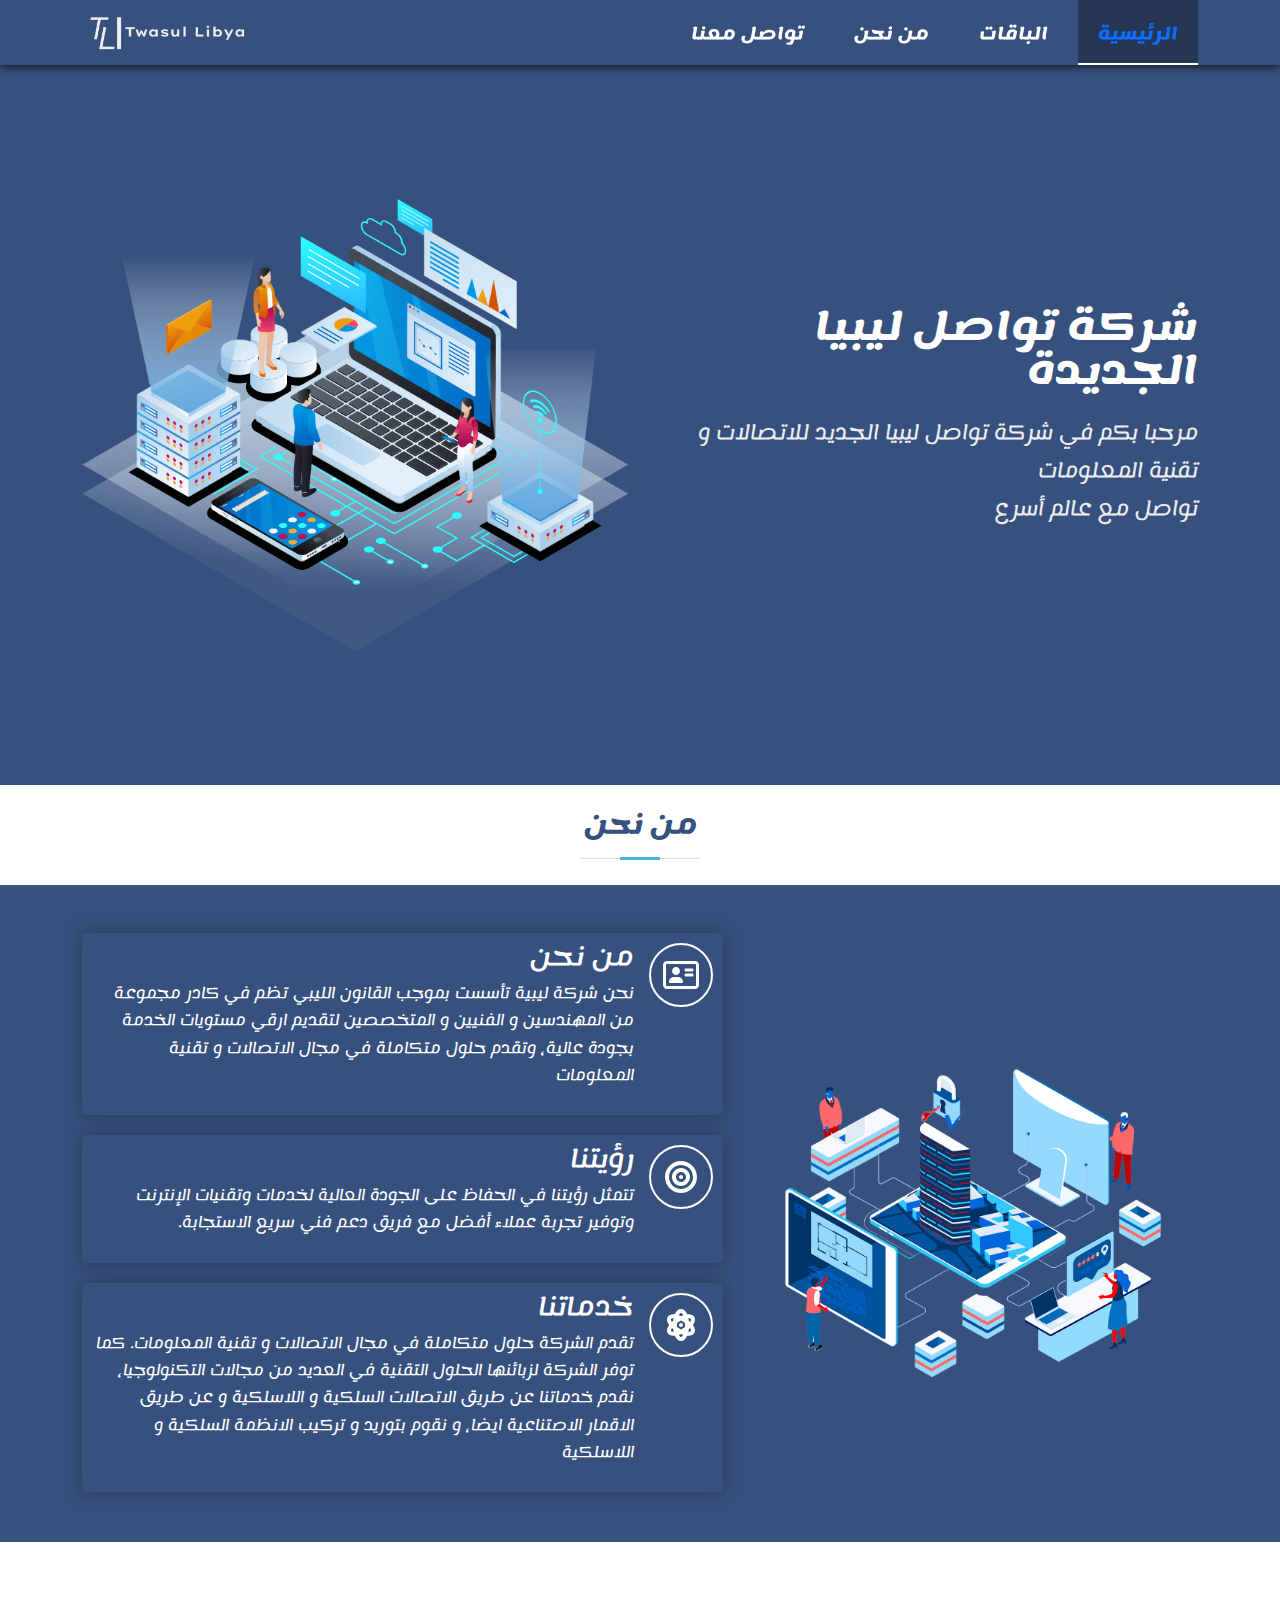
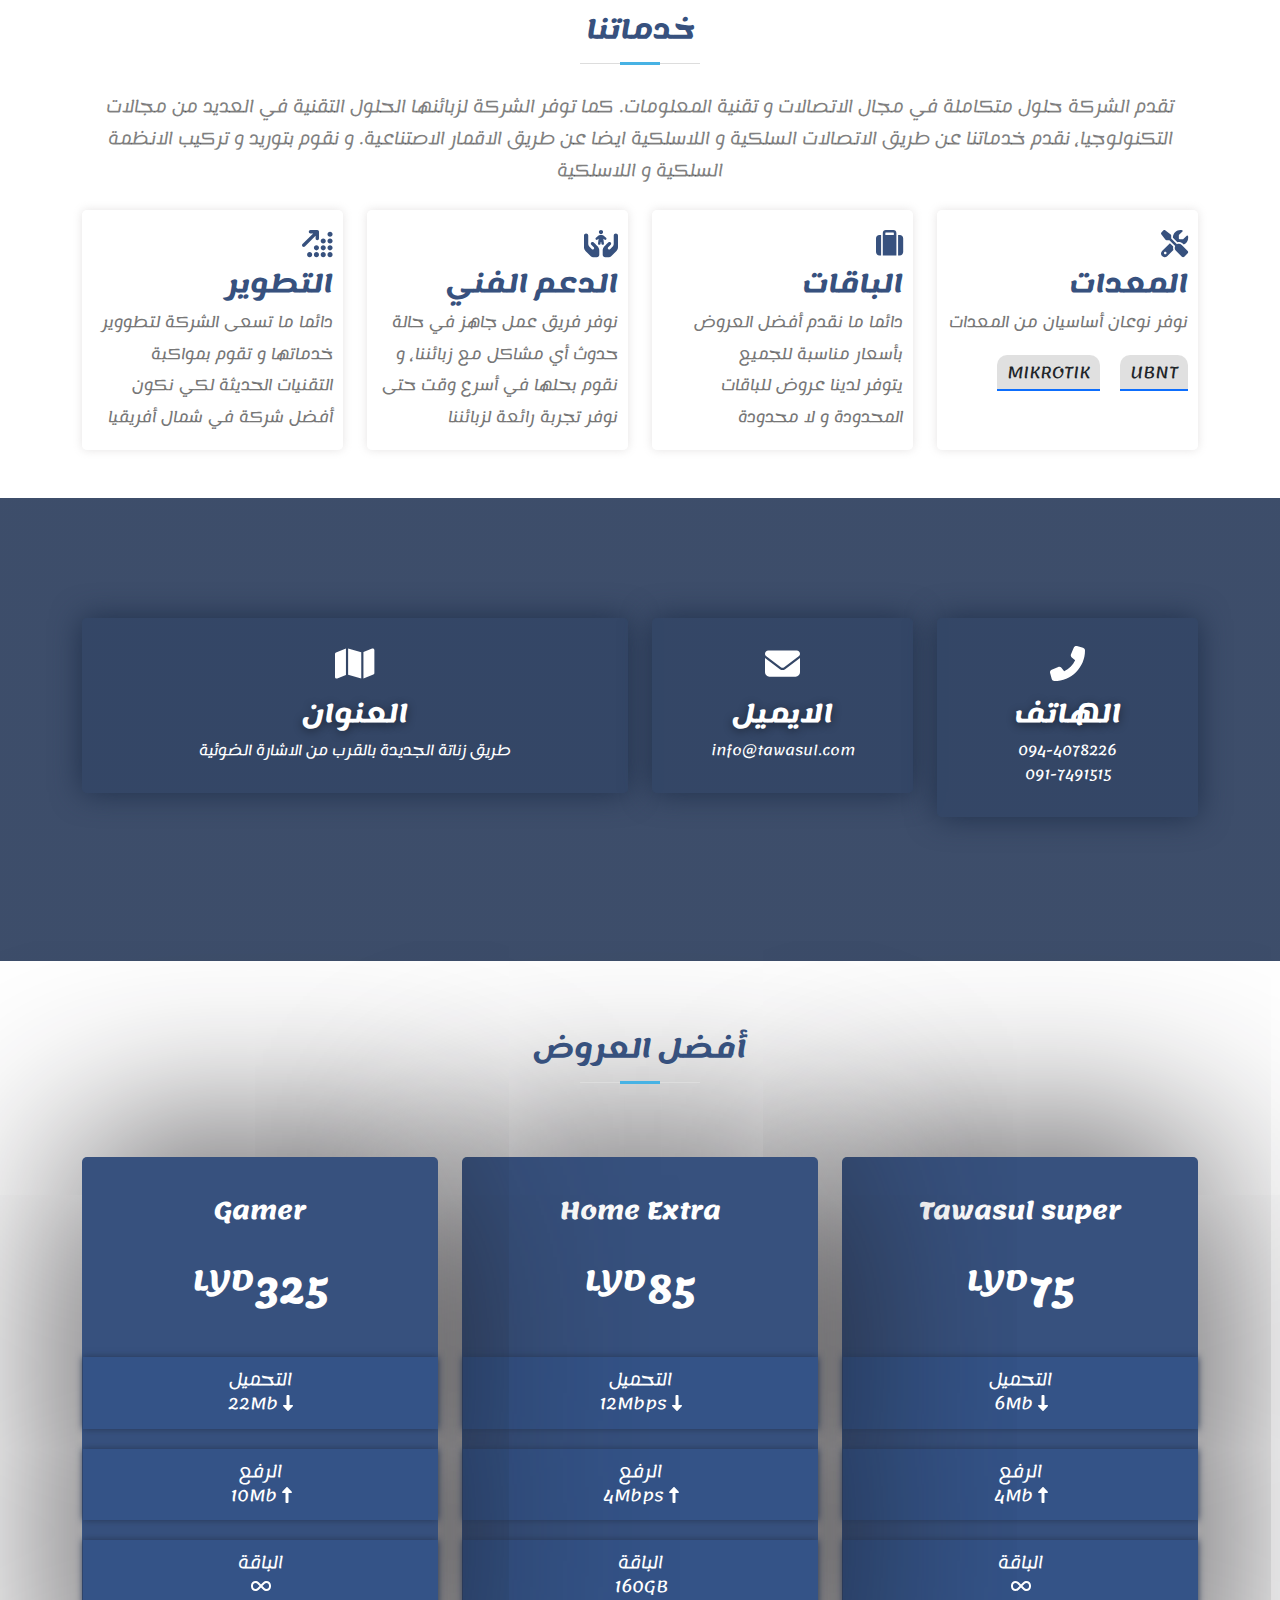
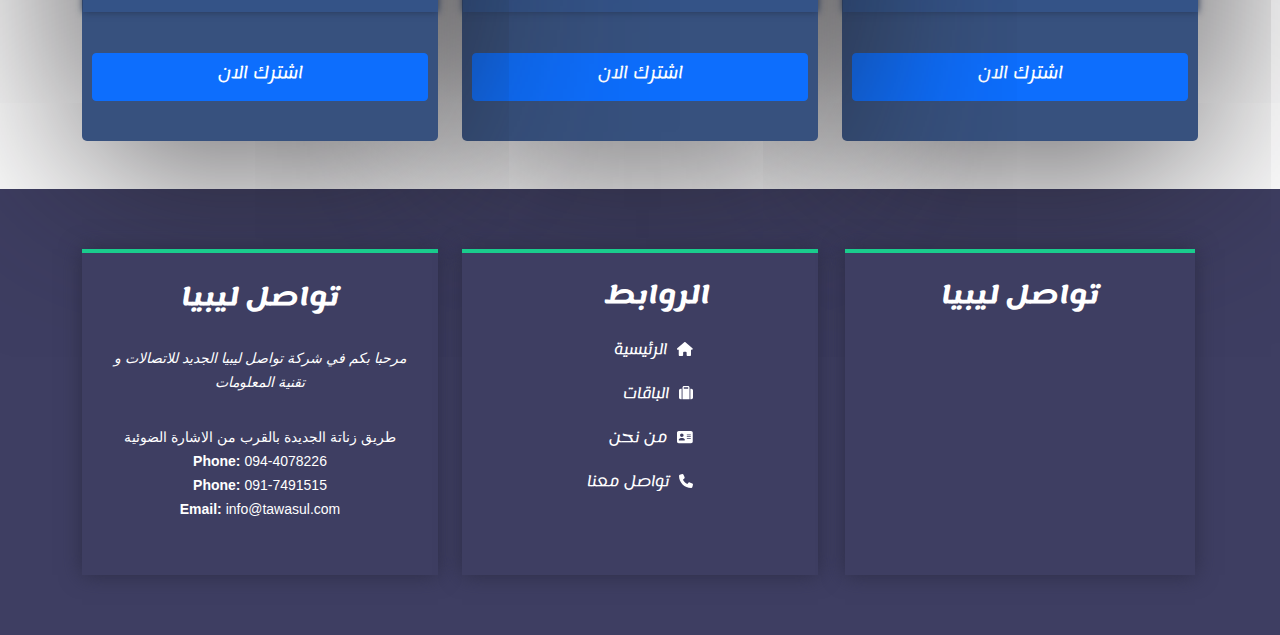
<file: index.html>
<!DOCTYPE html>
<html lang="en">

<head>
  <meta charset="UTF-8">
  <meta http-equiv="X-UA-Compatible" content="IE=edge">
  <meta name="viewport" content="width=device-width, initial-scale=1.0">

  <link rel="stylesheet" href="assets/css/bootstrap.min.css">
  <link rel="stylesheet" href="assets/css/style.css">
  <link rel="stylesheet" href="assets/css/all.min.css">
  <title>twasull-Libya</title>

  <!-- home css file -->
  <link rel="stylesheet" href="assets/css/home.css">

</head>

<body>
  <!-- start header -->
  <nav class="navbar navbar-expand-md sticky-top p-0">
    <div class="container">
      <a class="navbar-brand" href="#"> 
        <img class="img-fluid logo"  src="assets/img/logo.png" alt="">
      </a>
      <button class="navbar-toggler" type="button" data-bs-toggle="collapse" data-bs-target="#navbarSupportedContent"
        aria-controls="navbarSupportedContent" aria-expanded="false" aria-label="Toggle navigation">
        <i class="fa-solid fa-bars"></i>
      </button>
      <div class="collapse navbar-collapse" id="navbarSupportedContent">
        <ul class="navbar-nav me-auto mb-0 w-100 justify-content-start flex-md-row-reverse">
          <li class="nav-item">
            <a class="nav-link active" aria-current="page" href="#">الرئيسية</a>
          </li>
          <li class="nav-item">
            <a class="nav-link" href="pages/pricing/pricing.html">الباقات</a>
          </li>
          <li class="nav-item">
            <a class="nav-link" href="pages/about/about.html">من نحن</a>
          </li>
          <li class="nav-item">
            <a class="nav-link" href="pages/contact/contact.html"> تواصل معنا</a>
          </li>
        </ul>
      </div>
    </div>
  </nav>
  <!-- end header -->

  <!-- start landing -->
  <div class="landing">
    <div class="container">
      <div class="row">
        <div class="col-10 col-md-7 col-lg-6 image">
          <img class="img-fluid" src="assets/img/landing.png" alt="landing">
        </div>
        <div class="col-11 col-md-5 col-lg-6 info">
          <h2>
            شركة تواصل ليبيا الجديدة
          </h2>
          <p class="mb-0">
            مرحبا بكم في شركة تواصل ليبيا الجديد للاتصالات و تقنية المعلومات
          </p>
          <p>تواصل مع عالم أسرع</p>
        </div>
      </div>
    </div>
  </div>
  <!-- end landing -->

  <!-- start about-us -->
  <div class="about-us">
    <div class="main-part">
      <h2>من نحن</h2>
    </div>

    <div class="container">
      <div class="row flex-column-reverse flex-lg-row">
        <div class="col-12 col-lg-7 info pt-3 pt-lg-5">

          <div class="icon-box">
            <div class="icon"><i class="fa-regular fa-address-card"></i></div>
            <div class="">
              <h4 class="title"><a href="">من نحن</a></h4>
              <p class="description">
                نحن شركة ليبية تأسست بموجب القانون الليبي تظم في كادر مجموعة من المهندسين و الفنيين و المتخصصين لتقديم
                ارقي مستويات
                الخدمة بجودة عالية، وتقدم حلول متكاملة في مجال الاتصالات و تقنية المعلومات
              </p>
            </div>
          </div>

          <div class="icon-box">
            <div class="icon"><i class="fa-solid fa-bullseye"></i></div>
            <div class="">
              <h4 class="title"><a href="">رؤيتنا</a></h4>
              <p class="description">
                تتمثل رؤيتنا في الحفاظ على الجودة العالية لخدمات وتقنيات الإنترنت وتوفير تجربة عملاء أفضل مع فريق دعم
                فني سريع الاستجابة.
              </p>
            </div>
          </div>

          <div class="icon-box">
            <div class="icon"><i class="fa-solid fa-atom"></i></div>
            <div class="">
              <h4 class="title"><a href="">خدماتنا</a></h4>
              <p class="description">
                تقدم الشركة حلول متكاملة في مجال الاتصالات و تقنية المعلومات.

                كما توفر الشركة لزبائنها الحلول التقنية في العديد من مجالات التكنولوجيا،

                نقدم خدماتنا عن طريق الاتصالات السلكية و اللاسلكية و عن طريق الاقمار الاصتناعية ايضا،
                و نقوم بتوريد و تركيب الانظمة السلكية و اللاسلكية
              </p>
            </div>
          </div>


        </div>
        <div class="col-10 col-md-8 col-lg-5 pt-3 image">
          <img class="img-fluid" src="assets/img/about-us.png" alt="">
        </div>
      </div>
    </div>

  </div>
  <!-- end about-us -->

  <!-- start services -->
  <div class="services pt-5 pb-5">
    <div class="main-part">
      <h2> خدماتنا </h2>
    </div>

    <div class="container">
      <p class="text-black-50 text-center w-100 me-auto ms-auto lh-lg mb-4">
        تقدم الشركة حلول متكاملة في مجال الاتصالات و تقنية المعلومات. كما توفر الشركة لزبائنها الحلول التقنية في العديد
        من مجالات التكنولوجيا، نقدم خدماتنا عن طريق الاتصالات السلكية و اللاسلكية ايضا عن طريق الاقمار الاصتناعية. و
        نقوم بتوريد و تركيب الانظمة السلكية و اللاسلكية


      </p>
      <div class="row justify-content-center">
        <div class="col-lg-3 col-md-7 d-flex align-items-stretch">
          <div class="icon-box">
            <div class="icon"><i class="fa-solid fa-screwdriver-wrench"></i></div>
            <h4><a href="">المعدات</a></h4>
            <p>
              نوفر نوعان أساسيان من المعدات
            </p>
            <ul class="text-uppercase">
              <li>ubnt</li>
              <li>mikrotik</li>
            </ul>
          </div>
        </div>

        <div class="col-lg-3 col-md-6 d-flex align-items-stretch mt-4 mt-lg-0">
          <div class="icon-box">
            <div class="icon"><i class="fa-solid fa-suitcase"></i></div>
            <h4><a href="">الباقات</a></h4>
            <p class="mb-0">
              دائما ما نقدم أفضل العروض بأسعار مناسبة للجميع
            </p>
            <p>
              يتوفر لدينا عروض للباقات المحدودة و لا محدودة
            </p>
          </div>
        </div>

        <div class="col-lg-3 col-md-6 d-flex align-items-stretch mt-4 mt-lg-0">
          <div class="icon-box">
            <div class="icon"><i class="fa-solid fa-hands-holding-child"></i></div>
            <h4><a href="">الدعم الفني</a></h4>
            <p>
              نوفر فريق عمل جاهز في حالة حدوث أي مشاكل مع زبائننا،
              و نقوم بحلها في أسرع وقت حتى نوفر تجربة رائعة لزبائننا
            </p>
          </div>
        </div>

        <div class="col-lg-3 col-md-7 d-flex align-items-stretch mt-4 mt-lg-0">
          <div class="icon-box">
            <div class="icon"><i class="fa-solid fa-arrow-up-right-dots"></i></div>
            <h4><a href="">التطوير</a></h4>
            <p>
              دائما ما تسعى الشركة لتطووير خدماتها و تقوم بمواكبة التقنيات الحديثة
              لكي نكون أفضل شركة في شمال أفريقيا
            </p>
          </div>
        </div>

      </div>




    </div>

  </div>
  <!-- end services -->

  <!-- ======= Cta Section ======= -->
  <section class="cta">
    <div class="container">

      <div class="row">
        <div class="col-lg-6">
          <div class="info-box mb-4">
            <i class="fa fa-map"></i>
            <h3>العنوان</h3>
            <p>
              طريق زناتة الجديدة بالقرب من الاشارة الضوئية
            </p>
          </div>
        </div>

        <div class="col-lg-3 col-md-6">
          <div class="info-box  mb-4">
            <i class="fa fa-envelope"></i>
            <h3>الايميل</h3>
            <p>info@tawasul.com</p>
          </div>
        </div>

        <div class="col-lg-3 col-md-6">
          <div class="info-box  mb-4">
            <i class="fa fa-phone-alt"></i>
            <h3>الهاتف</h3>
            <p>094-4078226</p>
            <p>091-7491515</p>
          </div>
        </div>

      </div>

    </div>
  </section>
  <!-- End Cta Section -->


  <!-- start pricing -->
  <section class="pricing pt-5 pb-5">
    <div class="container">
      <div class="main-part">
        <h2>أفضل العروض</h2>
      </div>

      <div class="row pt-5 justify-content-center">
        <div class="col-lg-4 col-md-6 col-8">
          <div class="box">
            <h3> Tawasul super </h3>
            <h4><sup>LYD</sup>75<span></span></h4>
            <ul>
              <li>
                <div class="part1">التحميل</div>
                <div class="">
                  <i class="fa fa-down-long"></i>
                  6Mb
                </div>
              </li>
              <li>
                <div class="part1">الرفع</div>
                <div class="">
                  <i class="fa fa-up-long"></i>
                  4Mb
                </div>
              </li>
              <li>
                <div class="part1">الباقة</div>
                <i class="fa fa-infinity"></i>
              </li>
            </ul>
            <a href="pages/pricing/pricing.html" class="buy-btn btn btn-primary">اشترك الان</a>
          </div>
        </div>

        <div class="col-lg-4 col-md-6 col-8">
          <div class="box">
            <h3> Home Extra </h3>
            <h4><sup>LYD</sup>85<span></span></h4>
            <ul>
              <li>
                <div class="part1">التحميل</div>
                <div class="">
                  <i class="fa fa-down-long"></i>
                  12Mbps
                </div>
              </li>
              <li>
                <div class="part1">الرفع</div>
                <div class="">
                  <i class="fa fa-up-long"></i>
                  4Mbps
                </div>
              </li>
              <li>
                <div class="part1">الباقة</div>
                160GB
              </li>
            </ul>
            <a href="pages/pricing/pricing.html" class="buy-btn btn btn-primary">اشترك الان</a>
          </div>
        </div>

        <div class="col-lg-4 col-md-6 col-8 mb-0 mt-0">
          <div class="box featured ">
            <h3> Gamer </h3>
            <h4><sup>LYD</sup>325<span></span></h4>
            <ul>
              <li>
                <div class="part1">التحميل</div>
                <div class="">
                  <i class="fa fa-down-long"></i>
                  22Mb
                </div>
              </li>
              <li>
                <div class="part1">الرفع</div>
                <div class="">
                  <i class="fa fa-up-long"></i>
                  10Mb
                </div>
              </li>
              <li>
                <div class="part1">الباقة</div>
                <i class="fa fa-infinity"></i>
              </li>
            </ul>
            <a href="pages/pricing/pricing.html" class="buy-btn btn btn-primary">اشترك الان</a>
          </div>
        </div>


      </div>

    </div>
  </section>

  <!-- end pricing -->

  <!-- start footer -->
  <footer id="footer">
    <div class="footer-top">
      <div class="container">
        <div class="row">

          <div class="col-lg-4 col-md-4 col-7">
            <div class="footer-info">
              <h3>تواصل ليبيا</h3>
              <p class="pb-3"><em>مرحبا بكم في شركة تواصل ليبيا الجديد للاتصالات و تقنية المعلومات </em></p>
              <p>
                طريق زناتة الجديدة بالقرب من الاشارة الضوئية

                <br>

                <strong>Phone:</strong> 094-4078226<br>
                <strong>Phone:</strong> 091-7491515<br>
                <strong>Email:</strong> info@tawasul.com<br>
              </p>

            </div>
          </div>

          <div class="col-lg-4 col-md-3 col-5 footer-links">
            <div class="">
              <h4>الروابط</h4>
              <ul class="p-0">
                <li><i class="fas fa-house"></i><a href="#">الرئيسية</a></li>
                <li><i class="fa fa-suitcase"></i><a href="pages/pricing/pricing.html">الباقات</a></li>
                <li><i class="fa fa-address-card"></i><a href="pages/about/about.html">من نحن</a></li>
                <li><i class="fa fa-phone"></i><a href="pages/contact/contact.html">تواصل معنا</a></li>
              </ul>
            </div>
          </div>

          <div class="col-lg-4 col-md-5 col-12 footer-newsletter">
            <div class="">
              <h3>تواصل ليبيا</h3>
              <div class="social-links mt-3">
              </div>
              <iframe class="mb-4 mb-lg-0"
                src="https://www.google.com/maps/embed?pb=!1m18!1m12!1m3!1d13769.919817270986!2d13.23601584551152!3d32.873704649749165!2m3!1f0!2f0!3f0!3m2!1i1024!2i768!4f13.1!3m3!1m2!1s0x13a89324038bdeeb%3A0x2bfac5965dd07045!2z2KrZitiv2YjYpyDZh9in2YjYsyAy!5e0!3m2!1sar!2sly!4v1671106826810!5m2!1sar!2sly"
                frameborder="0" style="border:0; width: 100%; height: 100%;" allowfullscreen=""></iframe>

            </div>
          </div>

        </div>
      </div>
    </div>


  </footer>
  <!-- end footer -->



  <script src="assets/js/all.min.js"></script>
  <script src="assets/js/bootstrap.bundle.min.js"></script>
</body>

</html>
</file>
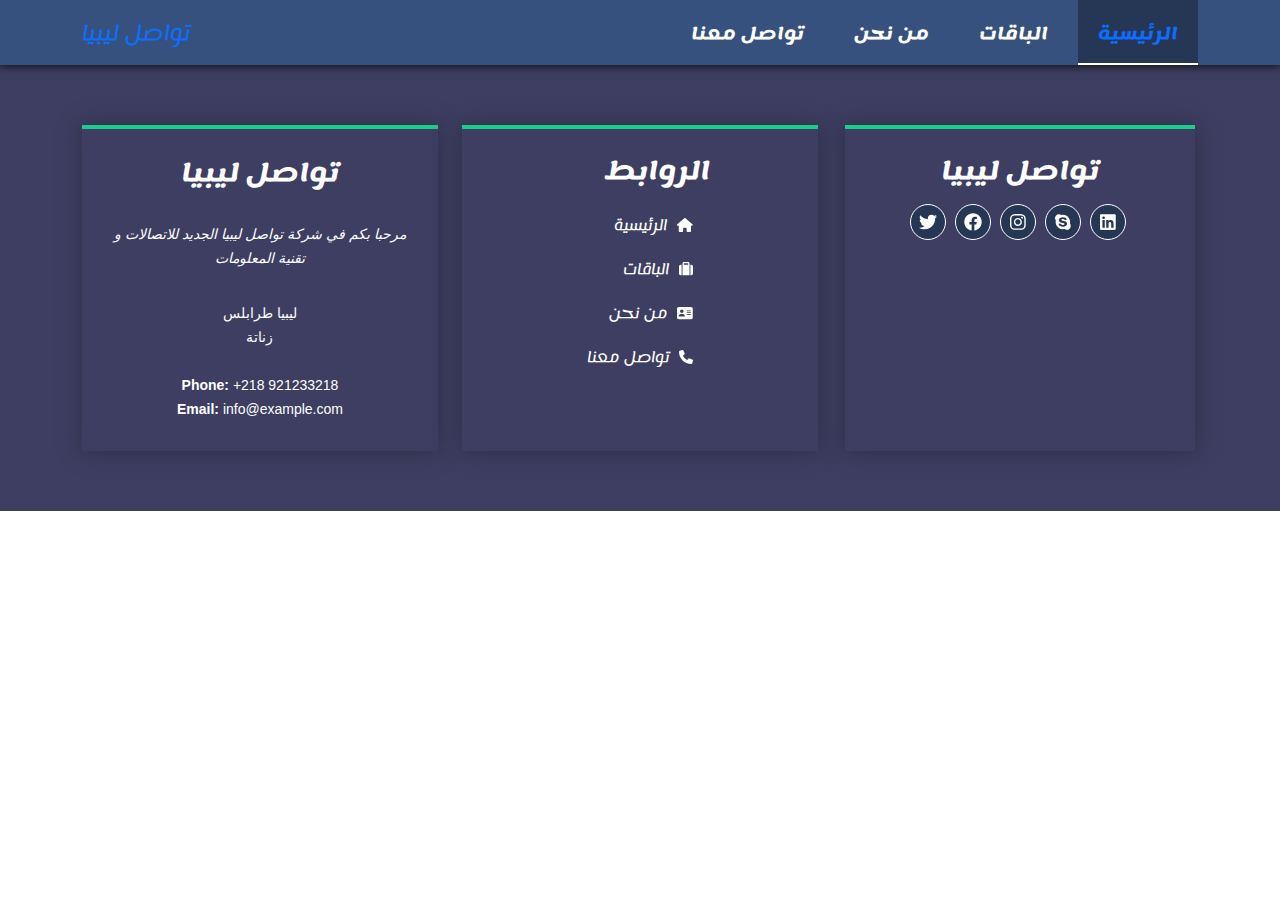
<file: header-footer.html>
<!DOCTYPE html>
<html lang="en">
<head>
    <meta charset="UTF-8">
    <meta http-equiv="X-UA-Compatible" content="IE=edge">
    <meta name="viewport" content="width=device-width, initial-scale=1.0">
    
    <link rel="stylesheet" href="assets/css/all.min.css">
    <link rel="stylesheet" href="assets/css/bootstrap.min.css">
    <link rel="stylesheet" href="assets/css/style.css">
    <title>twasull-Libya</title>
</head>

<body>
    <!-- start header -->

    <nav class="navbar navbar-expand-md sticky-top p-0">
        <div class="container">
          <a class="navbar-brand" href="#">تواصل ليبيا </a>
          <button class="navbar-toggler" type="button" data-bs-toggle="collapse" data-bs-target="#navbarSupportedContent" aria-controls="navbarSupportedContent" aria-expanded="false" aria-label="Toggle navigation">
            <i class="fa-solid fa-bars"></i>
          </button>
          <div class="collapse navbar-collapse" id="navbarSupportedContent">
            <ul class="navbar-nav me-auto mb-0 w-100 justify-content-start flex-md-row-reverse">
              <li class="nav-item">
                <a class="nav-link active" aria-current="page" href="#">الرئيسية</a>
              </li>
              <li class="nav-item">
                <a class="nav-link" href="#">الباقات</a>
              </li>
              <li class="nav-item">
                <a class="nav-link" href="#">من نحن</a>
              </li>
              <li class="nav-item">
                <a class="nav-link" href="#"> تواصل معنا</a>
              </li>
            </ul>
          </div>
        </div>
      </nav>

    <!-- end header -->

    
    <!-- start footer -->
    <footer id="footer">
        <div class="footer-top">
          <div class="container">
            <div class="row">
    
              <div class="col-lg-4 col-md-4 col-7">
                <div class="footer-info">
                  <h3>تواصل ليبيا</h3>
                  <p class="pb-3"><em>مرحبا بكم في شركة تواصل ليبيا الجديد للاتصالات و تقنية المعلومات </em></p>
                  <p>
                    ليبيا طرابلس <br>
                    زناتة<br><br>
                    <strong>Phone:</strong> +218 921233218<br>
                    <strong>Email:</strong> info@example.com<br>
                  </p>
    
                </div>
              </div>
    
              <div class="col-lg-4 col-md-3 col-5 footer-links">
                <div class="">
                  <h4>الروابط</h4>
                  <ul class="p-0">
                    <li><i class="fas fa-house"></i><a href="#">الرئيسية</a></li>
                    <li><i class="fa fa-suitcase"></i><a href="#">الباقات</a></li>
                    <li><i class="fa fa-address-card"></i><a href="#">من نحن</a></li>
                    <li><i class="fa fa-phone"></i><a href="#">تواصل معنا</a></li>
                  </ul>
                </div>
              </div>
    
              <div class="col-lg-4 col-md-5 col-12 footer-newsletter">
                <div class="">
                  <h3>تواصل ليبيا</h3>
                  <div class="social-links mt-3">
                    <a href="#" class="twitter"><i class="fab fa-twitter"></i></a>
                    <a href="#" class="facebook"><i class="fab fa-facebook"></i></a>
                    <a href="#" class="instagram"><i class="fab fa-instagram"></i></a>
                    <a href="#" class="google-plus"><i class="fab fa-skype"></i></a>
                    <a href="#" class="linkedin"><i class="fab fa-linkedin"></i></a>
                  </div>
                  <iframe class="mb-4 mb-lg-0" src="https://www.google.com/maps/embed?pb=!1m14!1m8!1m3!1d12097.433213460943!2d-74.0062269!3d40.7101282!3m2!1i1024!2i768!4f13.1!3m3!1m2!1s0x0%3A0xb89d1fe6bc499443!2sDowntown+Conference+Center!5e0!3m2!1smk!2sbg!4v1539943755621" frameborder="0" style="border:0; width: 100%; height: 100%;" allowfullscreen=""></iframe>
               
                </div>
              </div>
    
            </div>
          </div>
        </div>
    
        
      </footer>
    <!-- end footer -->


      <script src="assets/js/all.min.js"></script>
      <script src="assets/js/bootstrap.bundle.min.js"></script>
</body>
</html>
</file>
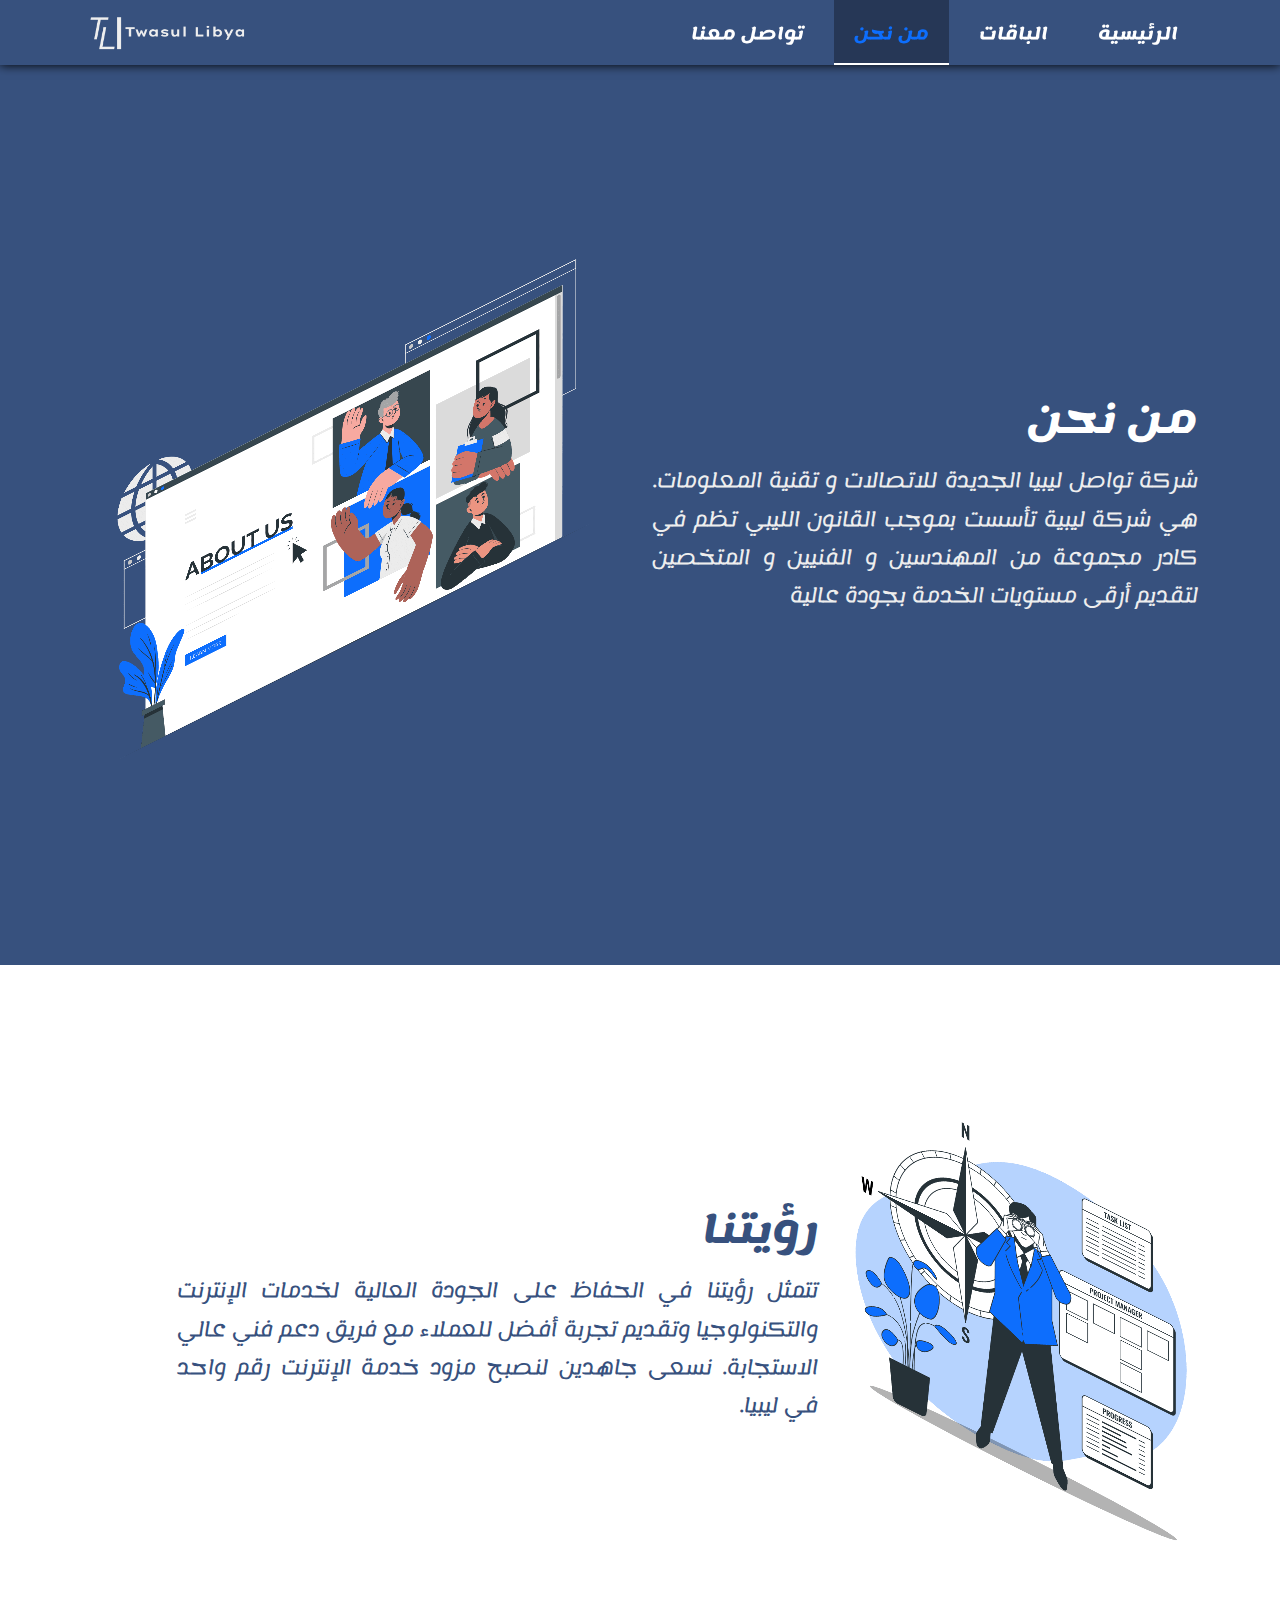
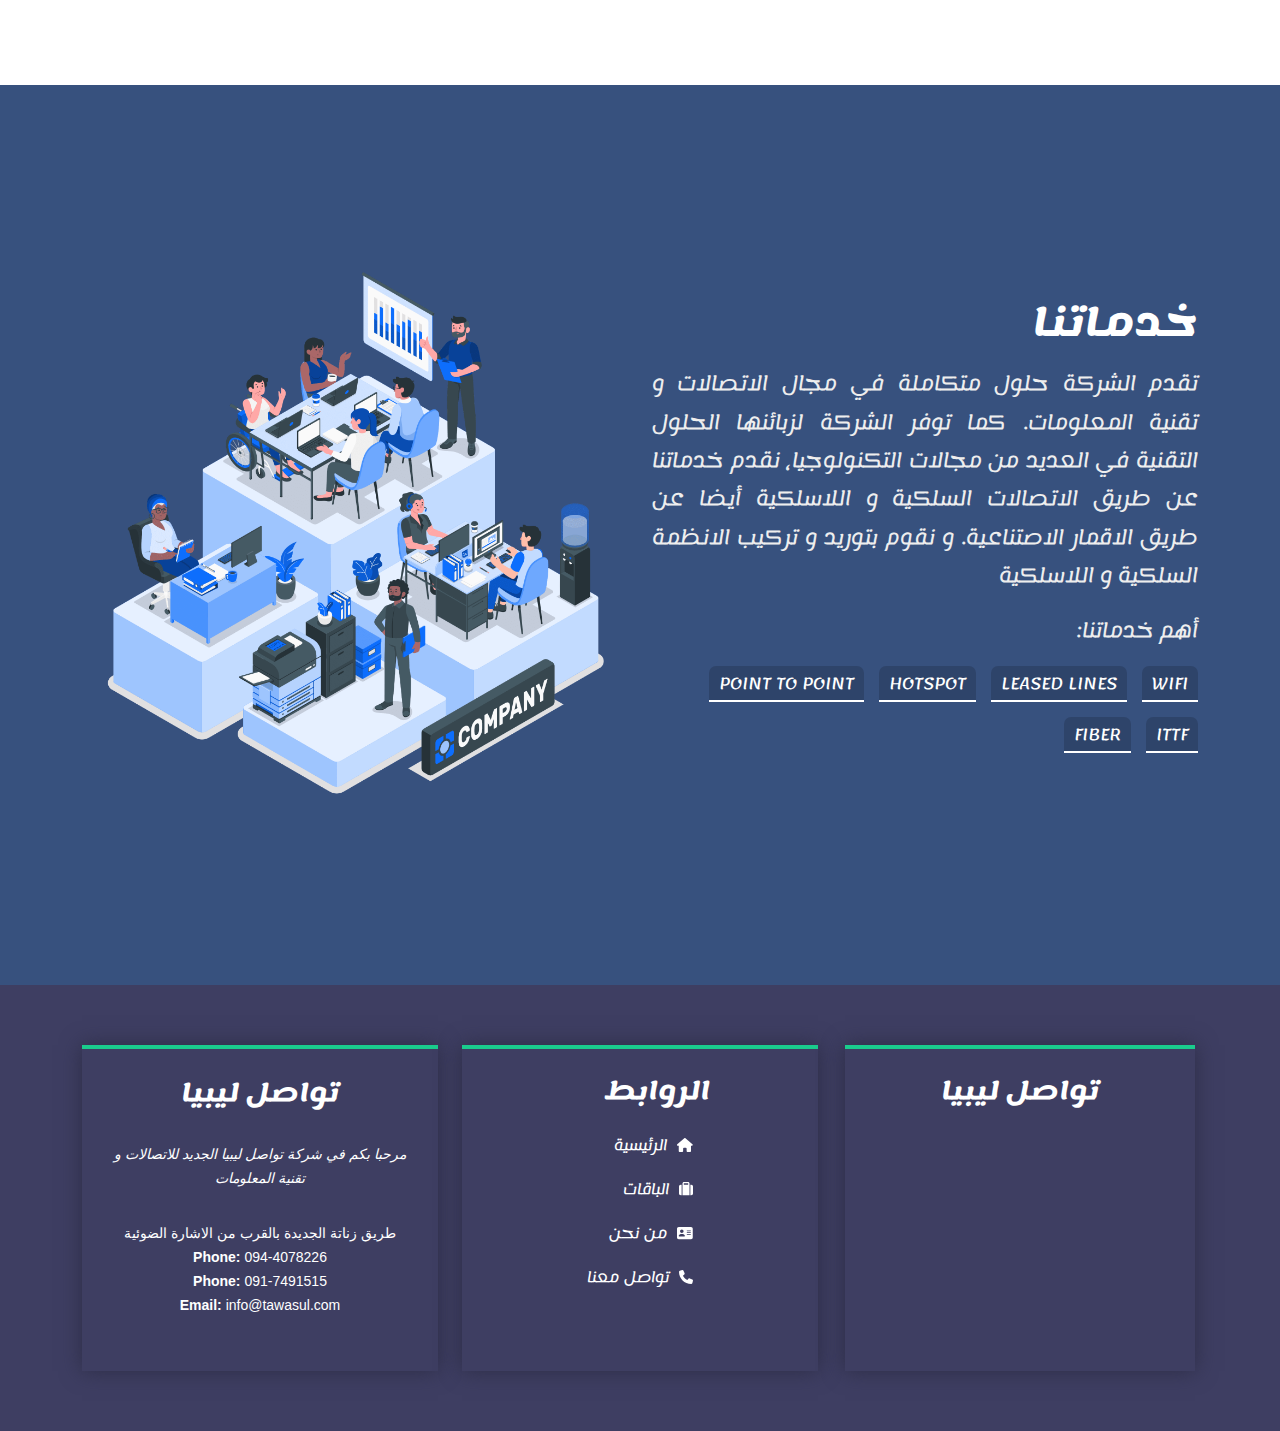
<file: pages/about/about.html>
<!DOCTYPE html>
<html lang="en">

<head>
  <meta charset="UTF-8">
  <meta http-equiv="X-UA-Compatible" content="IE=edge">
  <meta name="viewport" content="width=device-width, initial-scale=1.0">

  <link rel="stylesheet" href="../../assets/css/all.min.css">
  <link rel="stylesheet" href="../../assets/css/bootstrap.min.css">
  <link rel="stylesheet" href="../../assets/css/style.css">
  <title>twasull-Libya</title>

  <!-- about us css file -->
  <link rel="stylesheet" href="css/about.css">

</head>

<body>
  <!-- start header -->

  <nav class="navbar navbar-expand-md sticky-top p-0">
    <div class="container">
      <a class="navbar-brand" href="#">
        <img class="img-fluid logo" src="../../assets/img/logo.png" alt="">
      </a>
      <button class="navbar-toggler" type="button" data-bs-toggle="collapse" data-bs-target="#navbarSupportedContent"
        aria-controls="navbarSupportedContent" aria-expanded="false" aria-label="Toggle navigation">
        <i class="fa-solid fa-bars"></i>
      </button>
      <div class="collapse navbar-collapse" id="navbarSupportedContent">
        <ul class="navbar-nav me-auto mb-0 w-100 justify-content-start flex-md-row-reverse">
          <li class="nav-item">
            <a class="nav-link" aria-current="page" href="../../index.html">الرئيسية</a>
          </li>
          <li class="nav-item">
            <a class="nav-link" href="../pricing/pricing.html">الباقات</a>
          </li>
          <li class="nav-item">
            <a class="nav-link active" href="#">من نحن</a>
          </li>
          <li class="nav-item">
            <a class="nav-link" href="../contact/contact.html"> تواصل معنا</a>
          </li>
        </ul>
      </div>
    </div>
  </nav>

  <!-- end header -->


  <!-- start landing -->
  <div class="landing">
    <div class="container">
      <div class="row">
        <div class="col-9 col-md-6 col-lg-6 image">
          <img class="img-fluid" src="img/about.png" alt="landing">
        </div>
        <div class="col-11 col-md-6 col-lg-6 info">
          <h2>
            من نحن
          </h2>
          <p>

            شركة تواصل ليبيا الجديدة للاتصالات و تقنية المعلومات.
           هي شركة ليبية تأسست بموجب القانون الليبي تظم في كادر مجموعة من المهندسين و الفنيين و المتخصين لتقديم أرقى
            مستويات الخدمة بجودة عالية
          
          </p>
        </div>
      </div>
    </div>
  </div>
  <!-- end landing -->

  <!-- start Vision -->
  <div class="vision landing">
    <div class="container">
      <div class="row">
        <div class="col-6 col-md-5 col-lg-4 image">
          <img class="img-fluid" src="img/Vision.png" alt="landing">
        </div>
        <div class="col-11 col-md-7 col-lg-7 info">
          <h2>
            رؤيتنا
          </h2>
          <p>
            تتمثل رؤيتنا في الحفاظ على الجودة العالية لخدمات الإنترنت والتكنولوجيا وتقديم تجربة أفضل للعملاء مع فريق دعم
            فني عالي الاستجابة. نسعى جاهدين لنصبح مزود خدمة الإنترنت رقم واحد في ليبيا.
          </p>
        </div>
      </div>
    </div>
  </div>
  <!-- end Vision -->

  <!-- start service -->
  <div class="landing service">
    <div class="container">
      <div class="row justify-content-center">
        <div class="col-10 col-md-6 col-lg-6 image">
          <img class="img-fluid" src="img/service.png" alt="landing">
        </div>
        <div class="col-11 col-md-10 col-lg-6 info">
          <h2>
            خدماتنا
          </h2>
          <p>
            تقدم الشركة حلول متكاملة في مجال الاتصالات و تقنية المعلومات.

            كما توفر الشركة لزبائنها الحلول التقنية في العديد من مجالات التكنولوجيا،

            نقدم خدماتنا عن طريق الاتصالات السلكية و اللاسلكية أيضا عن طريق الاقمار الاصتناعية.

          و نقوم بتوريد و تركيب الانظمة السلكية و اللاسلكية
          </p>
          <p>
            أهم خدماتنا:
          </p>
          <ul class="justify-content-start">
            <li>wifi</li>
            <li>leased lines</li>
            <li>hotspot</li>
            <li>point to point</li>
            <li>ittf</li>
            <li>fiber</li>
          </ul>
        </div>
      </div>
    </div>
  </div>
  <!-- end service -->

  <!-- start footer -->
  <footer id="footer">
    <div class="footer-top">
      <div class="container">
        <div class="row">

          <div class="col-lg-4 col-md-4 col-7">
            <div class="footer-info">
              <h3>تواصل ليبيا</h3>
              <p class="pb-3"><em>مرحبا بكم في شركة تواصل ليبيا الجديد للاتصالات و تقنية المعلومات </em></p>
              <p>
                طريق زناتة الجديدة بالقرب من الاشارة الضوئية

                <br>

                <strong>Phone:</strong> 094-4078226<br>
                <strong>Phone:</strong> 091-7491515<br>
                <strong>Email:</strong> info@tawasul.com<br>
              </p>

            </div>
          </div>

          <div class="col-lg-4 col-md-3 col-5 footer-links">
            <div class="">
              <h4>الروابط</h4>
              <ul class="p-0">
                <li><i class="fas fa-house"></i><a href="../../index.html">الرئيسية</a></li>
                <li><i class="fa fa-suitcase"></i><a href="../pricing/pricing.html">الباقات</a></li>
                <li><i class="fa fa-address-card"></i><a href="#">من نحن</a></li>
                <li><i class="fa fa-phone"></i><a href="../contact/contact.html">تواصل معنا</a></li>
              </ul>
            </div>
          </div>
          <div class="col-lg-4 col-md-5 col-12 footer-newsletter">
            <div class="">
              <h3>تواصل ليبيا</h3>
              <div class="social-links mt-3">
              </div>
              <iframe class="mb-4 mb-lg-0"
                src="https://www.google.com/maps/embed?pb=!1m18!1m12!1m3!1d13769.919817270986!2d13.23601584551152!3d32.873704649749165!2m3!1f0!2f0!3f0!3m2!1i1024!2i768!4f13.1!3m3!1m2!1s0x13a89324038bdeeb%3A0x2bfac5965dd07045!2z2KrZitiv2YjYpyDZh9in2YjYsyAy!5e0!3m2!1sar!2sly!4v1671106826810!5m2!1sar!2sly"
                frameborder="0" style="border:0; width: 100%; height: 100%;" allowfullscreen=""></iframe>

            </div>
          </div>

        </div>
      </div>
    </div>


  </footer>
  <!-- end footer -->


  <script src="../../assets/js/all.min.js"></script>
  <script src="../../assets/js/bootstrap.bundle.min.js"></script>
</body>

</html>
</file>
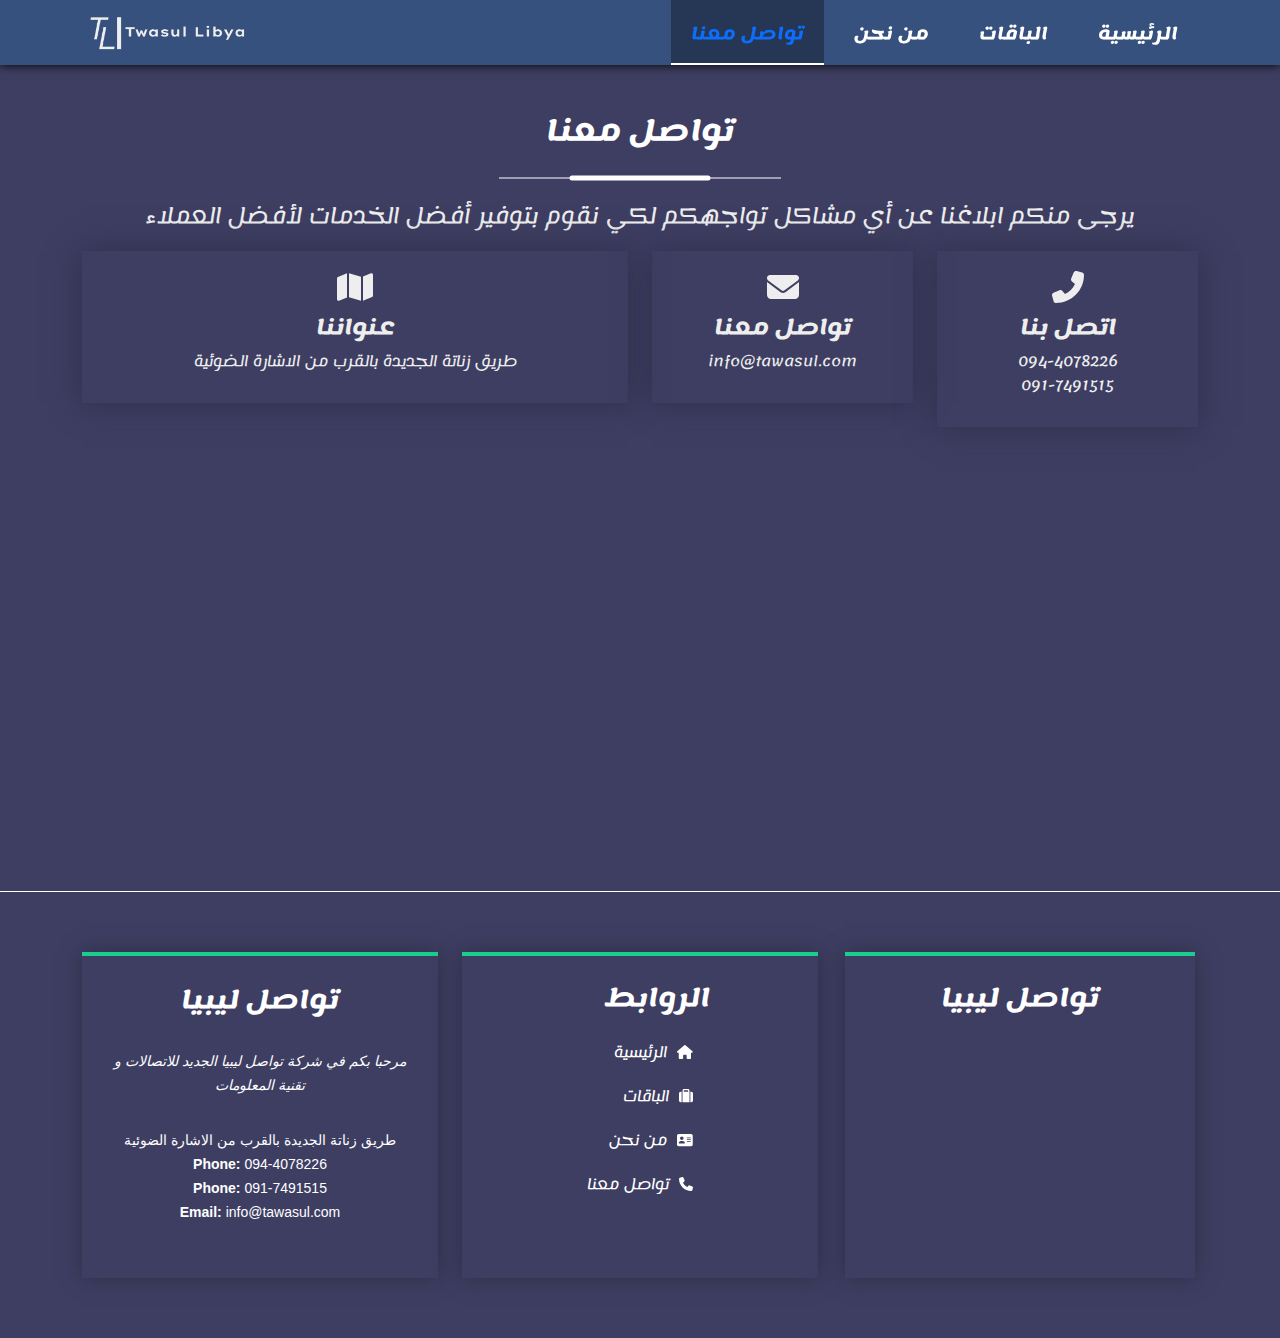
<file: pages/contact/contact.html>
<!DOCTYPE html>
<html lang="en">

<head>
  <meta charset="UTF-8">
  <meta http-equiv="X-UA-Compatible" content="IE=edge">
  <meta name="viewport" content="width=device-width, initial-scale=1.0">

  <link rel="stylesheet" href="../../assets/css/all.min.css">
  <link rel="stylesheet" href="../../assets/css/bootstrap.min.css">
  <link rel="stylesheet" href="../../assets/css/style.css">
  <title>twasull-Libya</title>
  <!-- contact file css -->
  <link rel="stylesheet" href="./css/contact.css">
</head>

<body>
  <!-- start header -->
  <nav class="navbar navbar-expand-md sticky-top p-0">
    <div class="container">
      <a class="navbar-brand" href="#">
        <img class="img-fluid logo" src="../../assets/img/logo.png" alt="">
      </a>
      <button class="navbar-toggler" type="button" data-bs-toggle="collapse" data-bs-target="#navbarSupportedContent"
        aria-controls="navbarSupportedContent" aria-expanded="false" aria-label="Toggle navigation">
        <i class="fa-solid fa-bars"></i>
      </button>
      <div class="collapse navbar-collapse" id="navbarSupportedContent">
        <ul class="navbar-nav me-auto mb-0 w-100 justify-content-start flex-md-row-reverse">
          <li class="nav-item">
            <a class="nav-link" aria-current="page" href="../../index.html">الرئيسية</a>
          </li>
          <li class="nav-item">
            <a class="nav-link" href="../pricing/pricing.html">الباقات</a>
          </li>
          <li class="nav-item">
            <a class="nav-link" href="../about/about.html">من نحن</a>
          </li>
          <li class="nav-item">
            <a class="nav-link active" href="#"> تواصل معنا</a>
          </li>
        </ul>
      </div>
    </div>
  </nav>
  <!-- end header -->


  <main id="main">

    <!-- ======= Contact Section ======= -->
    <section id="contact" class="contact section-bg ">
      <div class="container" data-aos="fade-up">

        <div class="section-title">
          <h2>تواصل معنا</h2>
          <p>يرجى منكم ابلاغنا عن أي مشاكل تواجهكم لكي نقوم بتوفير أفضل الخدمات لأفضل العملاء</p>
        </div>

        <div class="row">
          <div class="col-lg-6">
            <div class="info-box mb-4">
              <i class="fa fa-map"></i>
              <h3>عنواننا</h3>
              <p>
                طريق زناتة الجديدة بالقرب من الاشارة الضوئية
              </p>
            </div>
          </div>

          <div class="col-lg-3 col-md-6">
            <div class="info-box  mb-4">
              <i class="fa fa-envelope"></i>
              <h3>تواصل معنا</h3>
              <p>info@tawasul.com</p>
            </div>
          </div>

          <div class="col-lg-3 col-md-6">
            <div class="info-box  mb-4">
              <i class="fa fa-phone-alt"></i>
              <h3>اتصل بنا</h3>
              <p>094-4078226</p>
              <p>091-7491515</p>
            </div>
          </div>

        </div>

        <div class="row">

          <div class="col-lg-10 ms-auto me-auto">
            <iframe class="mb-4 mb-lg-0"
              src="https://www.google.com/maps/embed?pb=!1m18!1m12!1m3!1d13769.919817270986!2d13.23601584551152!3d32.873704649749165!2m3!1f0!2f0!3f0!3m2!1i1024!2i768!4f13.1!3m3!1m2!1s0x13a89324038bdeeb%3A0x2bfac5965dd07045!2z2KrZitiv2YjYpyDZh9in2YjYsyAy!5e0!3m2!1sar!2sly!4v1671106826810!5m2!1sar!2sly"
              frameborder="0" style="border:0; width: 100%; height: 384px;" allowfullscreen></iframe>
          </div>

        </div>

      </div>
    </section><!-- End Contact Section -->

  </main><!-- End #main -->




  <!-- start footer -->
  <footer id="footer">
    <div class="footer-top">
      <div class="container">
        <div class="row">

          <div class="col-lg-4 col-md-4 col-7">
            <div class="footer-info">
              <h3>تواصل ليبيا</h3>
              <p class="pb-3"><em>مرحبا بكم في شركة تواصل ليبيا الجديد للاتصالات و تقنية المعلومات </em></p>
              <p>
                طريق زناتة الجديدة بالقرب من الاشارة الضوئية

                <br>

                <strong>Phone:</strong> 094-4078226<br>
                <strong>Phone:</strong> 091-7491515<br>
                <strong>Email:</strong> info@tawasul.com<br>
              </p>

            </div>
          </div>

          <div class="col-lg-4 col-md-3 col-5 footer-links">
            <div class="">
              <h4>الروابط</h4>
              <ul class="p-0">
                <li><i class="fas fa-house"></i><a href="../../index.html">الرئيسية</a></li>
                <li><i class="fa fa-suitcase"></i><a href="../pricing/pricing.html">الباقات</a></li>
                <li><i class="fa fa-address-card"></i><a href="../about/about.html">من نحن</a></li>
                <li><i class="fa fa-phone"></i><a href="#">تواصل معنا</a></li>
              </ul>
            </div>
          </div>

          <div class="col-lg-4 col-md-5 col-12 footer-newsletter">
            <div class="">
              <h3>تواصل ليبيا</h3>
              <div class="social-links mt-3">
              </div>
              <iframe class="mb-4 mb-lg-0"
                src="https://www.google.com/maps/embed?pb=!1m18!1m12!1m3!1d13769.919817270986!2d13.23601584551152!3d32.873704649749165!2m3!1f0!2f0!3f0!3m2!1i1024!2i768!4f13.1!3m3!1m2!1s0x13a89324038bdeeb%3A0x2bfac5965dd07045!2z2KrZitiv2YjYpyDZh9in2YjYsyAy!5e0!3m2!1sar!2sly!4v1671106826810!5m2!1sar!2sly"
                frameborder="0" style="border:0; width: 100%; height: 100%;" allowfullscreen=""></iframe>

            </div>
          </div>

        </div>
      </div>
    </div>


  </footer>
  <!-- end footer -->




  <script src="../../assets/js/all.min.js"></script>
  <script src="../../assets/js/bootstrap.bundle.min.js"></script>

</body>

</html>
</file>
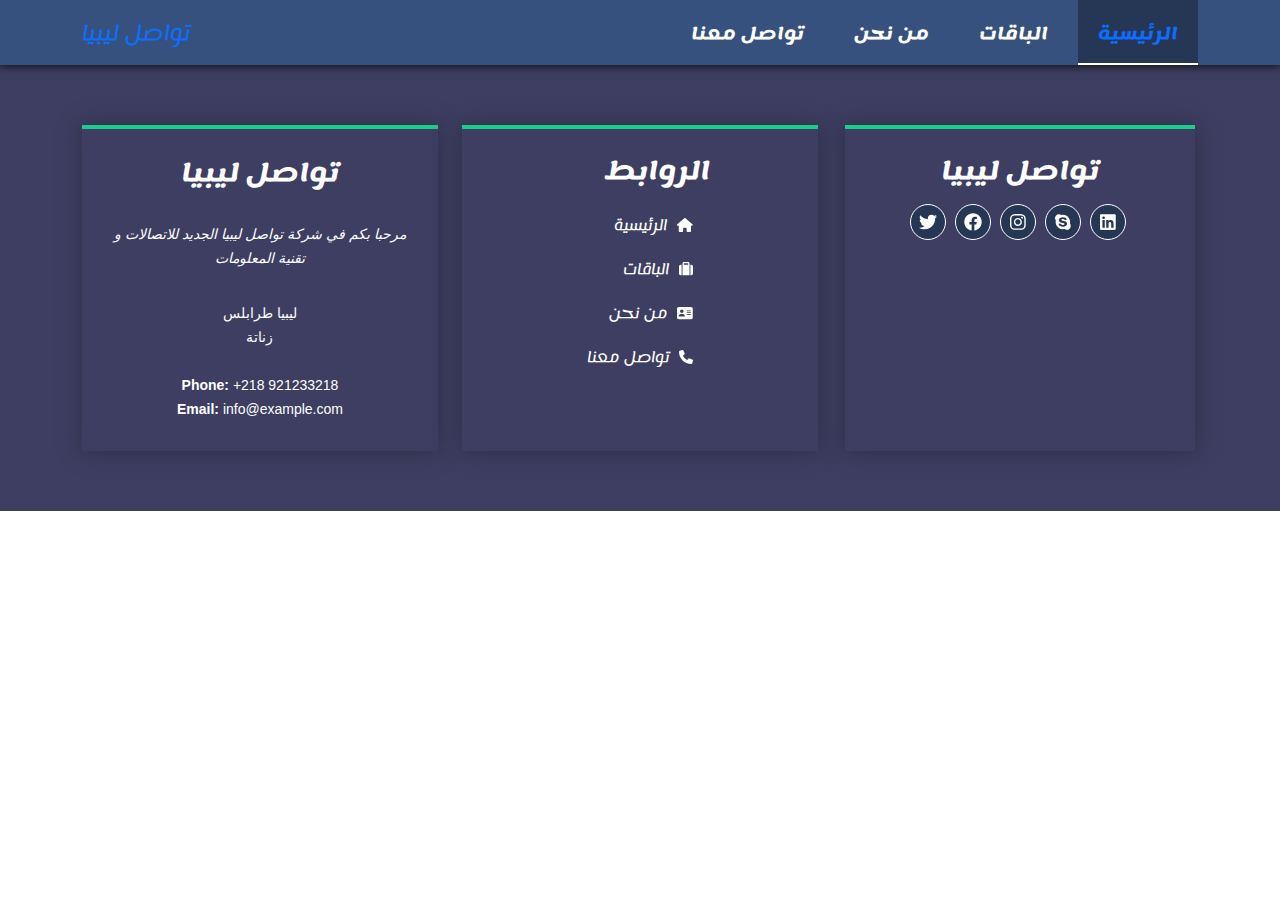
<file: pages/New folder/header-footer.html>
<!DOCTYPE html>
<html lang="en">
<head>
    <meta charset="UTF-8">
    <meta http-equiv="X-UA-Compatible" content="IE=edge">
    <meta name="viewport" content="width=device-width, initial-scale=1.0">
    
    <link rel="stylesheet" href="../../assets/css/all.min.css">
    <link rel="stylesheet" href="../../assets/css/bootstrap.min.css">
    <link rel="stylesheet" href="../../assets/css/style.css">
    <title>twasull-Libya</title>
</head>

<body>
    <!-- start header -->

    <nav class="navbar navbar-expand-md sticky-top p-0">
        <div class="container">
          <a class="navbar-brand" href="#">تواصل ليبيا </a>
          <button class="navbar-toggler" type="button" data-bs-toggle="collapse" data-bs-target="#navbarSupportedContent" aria-controls="navbarSupportedContent" aria-expanded="false" aria-label="Toggle navigation">
            <i class="fa-solid fa-bars"></i>
          </button>
          <div class="collapse navbar-collapse" id="navbarSupportedContent">
            <ul class="navbar-nav me-auto mb-0 w-100 justify-content-start flex-md-row-reverse">
              <li class="nav-item">
                <a class="nav-link active" aria-current="page" href="#">الرئيسية</a>
              </li>
              <li class="nav-item">
                <a class="nav-link" href="#">الباقات</a>
              </li>
              <li class="nav-item">
                <a class="nav-link" href="#">من نحن</a>
              </li>
              <li class="nav-item">
                <a class="nav-link" href="#"> تواصل معنا</a>
              </li>
            </ul>
          </div>
        </div>
      </nav>

    <!-- end header -->

    
    <!-- start footer -->
    <footer id="footer">
        <div class="footer-top">
          <div class="container">
            <div class="row">
    
              <div class="col-lg-4 col-md-4 col-7">
                <div class="footer-info">
                  <h3>تواصل ليبيا</h3>
                  <p class="pb-3"><em>مرحبا بكم في شركة تواصل ليبيا الجديد للاتصالات و تقنية المعلومات </em></p>
                  <p>
                    ليبيا طرابلس <br>
                    زناتة<br><br>
                    <strong>Phone:</strong> +218 921233218<br>
                    <strong>Email:</strong> info@example.com<br>
                  </p>
    
                </div>
              </div>
    
              <div class="col-lg-4 col-md-3 col-5 footer-links">
                <div class="">
                  <h4>الروابط</h4>
                  <ul class="p-0">
                    <li><i class="fas fa-house"></i><a href="#">الرئيسية</a></li>
                    <li><i class="fa fa-suitcase"></i><a href="#">الباقات</a></li>
                    <li><i class="fa fa-address-card"></i><a href="#">من نحن</a></li>
                    <li><i class="fa fa-phone"></i><a href="#">تواصل معنا</a></li>
                  </ul>
                </div>
              </div>
    
              <div class="col-lg-4 col-md-5 col-12 footer-newsletter">
                <div class="">
                  <h3>تواصل ليبيا</h3>
                  <div class="social-links mt-3">
                    <a href="#" class="twitter"><i class="fab fa-twitter"></i></a>
                    <a href="#" class="facebook"><i class="fab fa-facebook"></i></a>
                    <a href="#" class="instagram"><i class="fab fa-instagram"></i></a>
                    <a href="#" class="google-plus"><i class="fab fa-skype"></i></a>
                    <a href="#" class="linkedin"><i class="fab fa-linkedin"></i></a>
                  </div>
                  <iframe class="mb-4 mb-lg-0" src="https://www.google.com/maps/embed?pb=!1m14!1m8!1m3!1d12097.433213460943!2d-74.0062269!3d40.7101282!3m2!1i1024!2i768!4f13.1!3m3!1m2!1s0x0%3A0xb89d1fe6bc499443!2sDowntown+Conference+Center!5e0!3m2!1smk!2sbg!4v1539943755621" frameborder="0" style="border:0; width: 100%; height: 100%;" allowfullscreen=""></iframe>
               
                </div>
              </div>
    
            </div>
          </div>
        </div>
    
        
      </footer>
    <!-- end footer -->


      <script src="../../assets/js/all.min.js"></script>
      <script src="../../assets/js/bootstrap.bundle.min.js"></script>
</body>
</html>
</file>
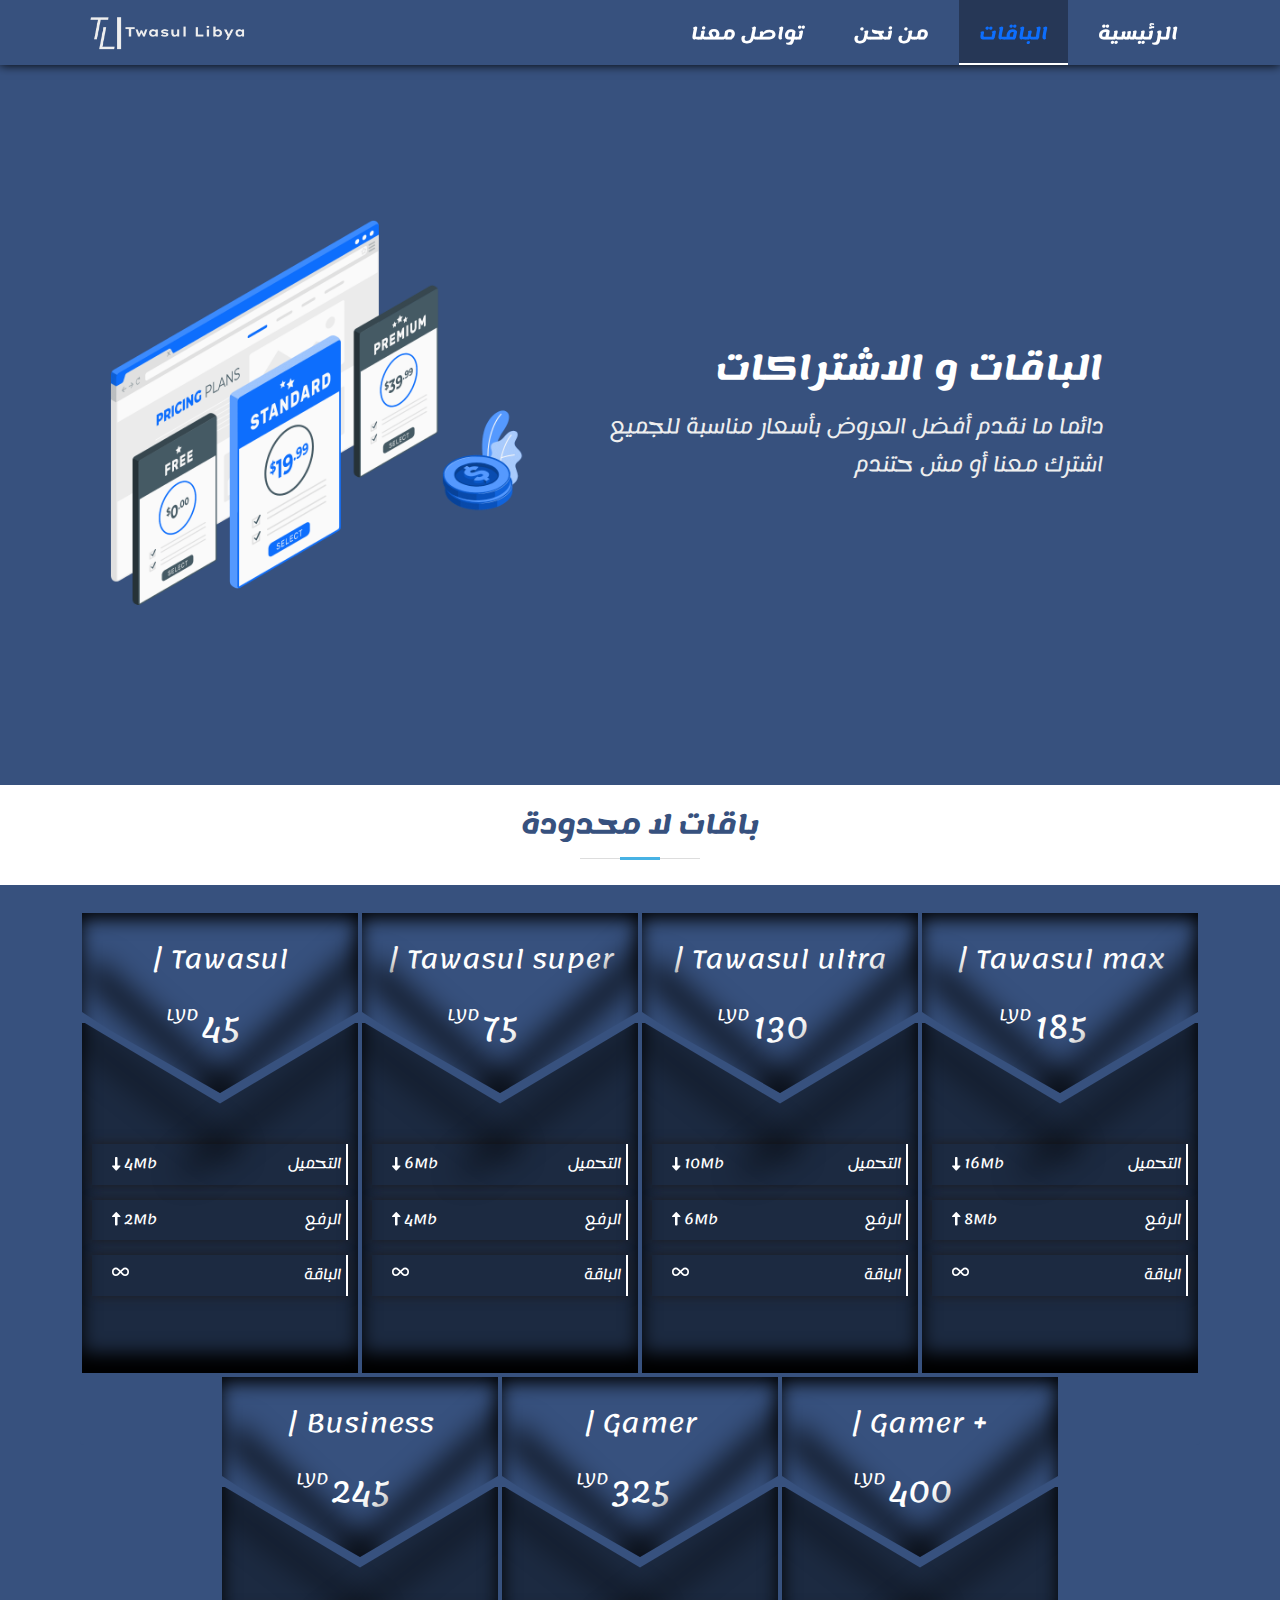
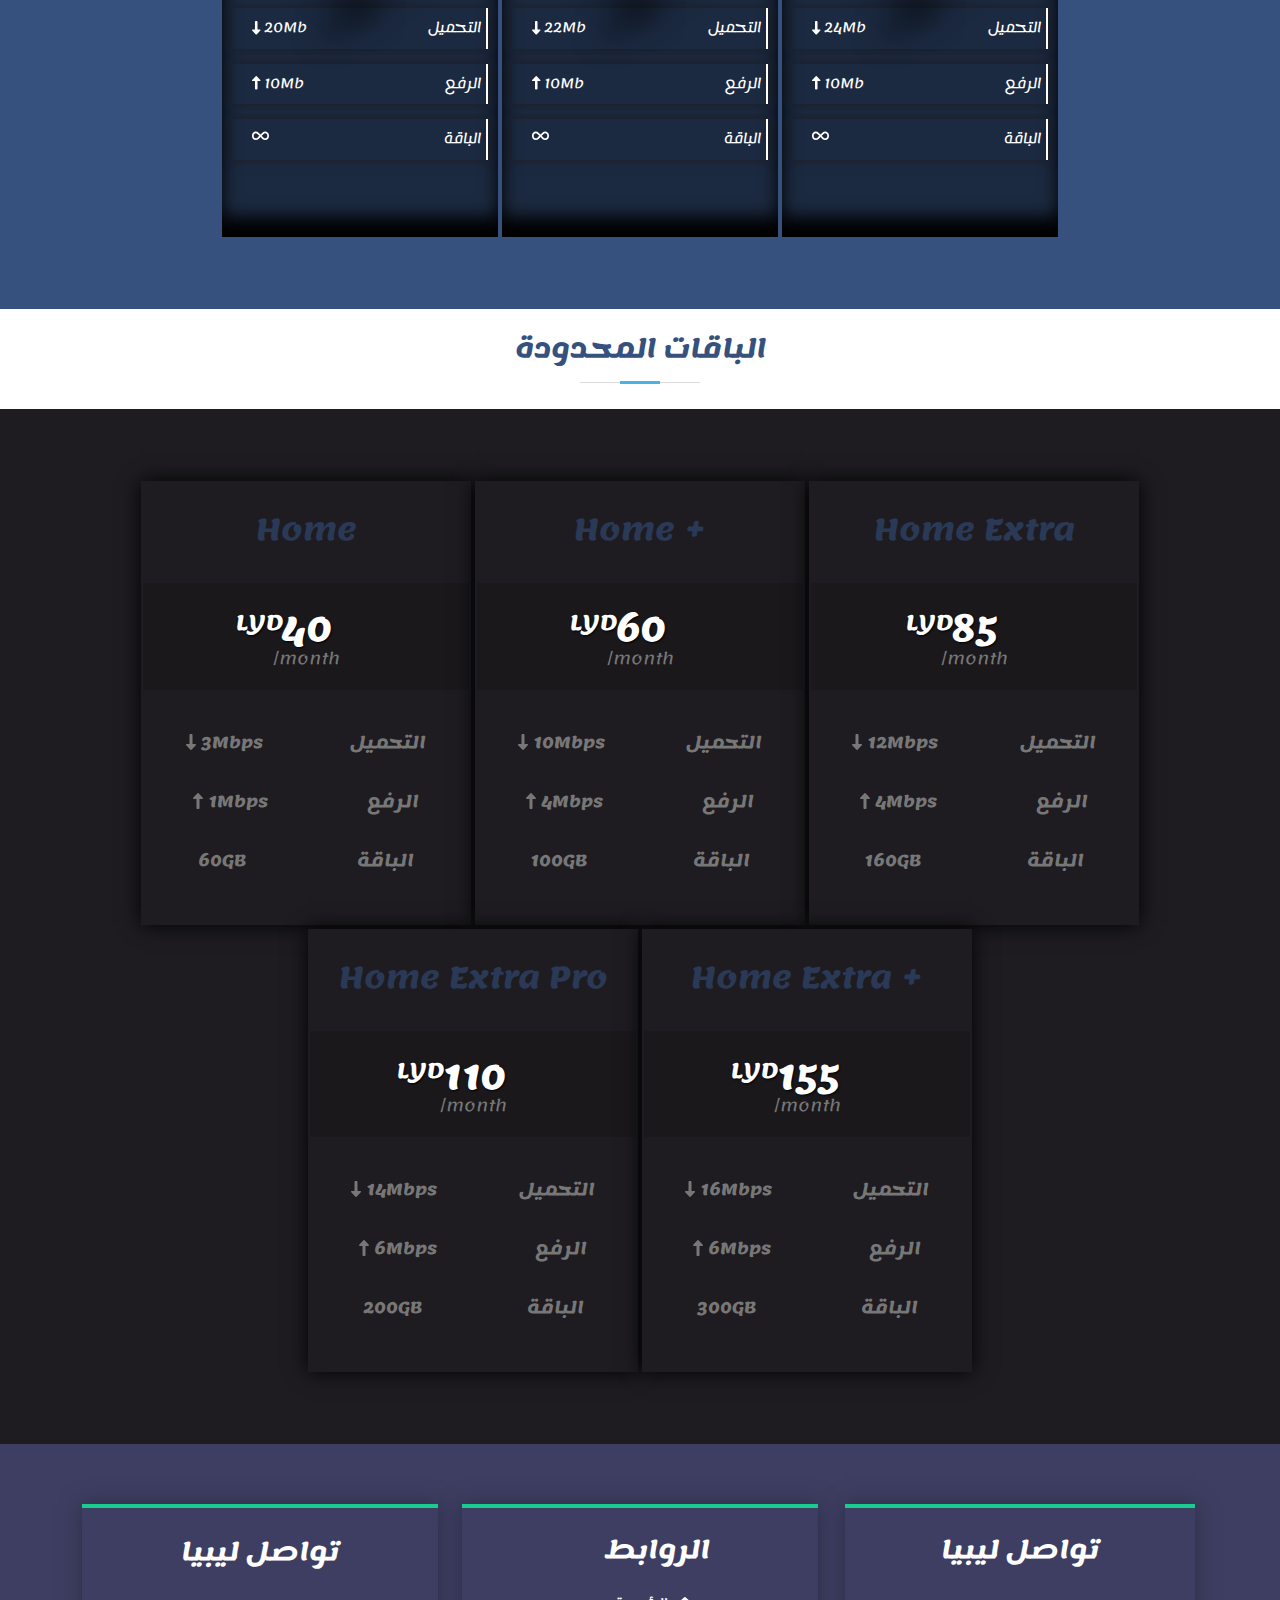
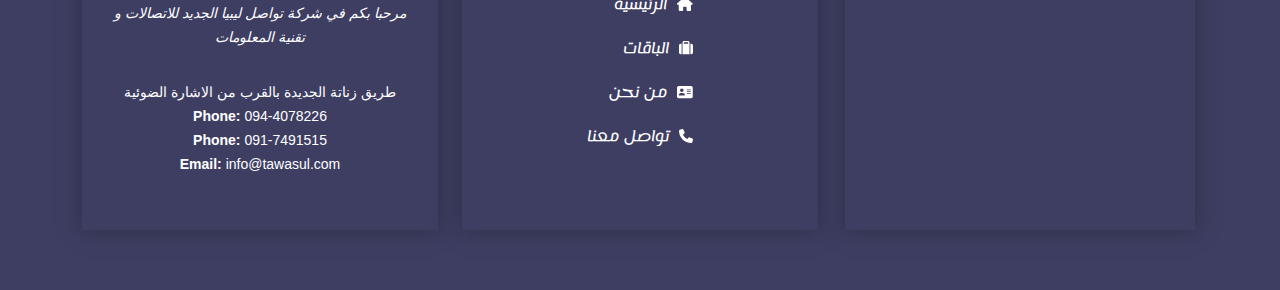
<file: pages/pricing/pricing.html>
<!DOCTYPE html>
<html lang="en">

<head>
  <meta charset="UTF-8">
  <meta http-equiv="X-UA-Compatible" content="IE=edge">
  <meta name="viewport" content="width=device-width, initial-scale=1.0">

  <link rel="stylesheet" href="../../assets/css/all.min.css">
  <link rel="stylesheet" href="../../assets/css/bootstrap.min.css">
  <link rel="stylesheet" href="../../assets/css/style.css">
  <title>twasull-Libya</title>

  <link rel="stylesheet" href="css/pricing.css">
</head>

<body>
  <!-- start header -->
  <nav class="navbar navbar-expand-md sticky-top p-0">
    <div class="container">
      <a class="navbar-brand" href="#">
        <img class="img-fluid logo" src="../../assets/img/logo.png" alt="">
      </a>
      <button class="navbar-toggler" type="button" data-bs-toggle="collapse" data-bs-target="#navbarSupportedContent"
        aria-controls="navbarSupportedContent" aria-expanded="false" aria-label="Toggle navigation">
        <i class="fa-solid fa-bars"></i>
      </button>
      <div class="collapse navbar-collapse" id="navbarSupportedContent">
        <ul class="navbar-nav me-auto mb-0 w-100 justify-content-start flex-md-row-reverse">
          <li class="nav-item">
            <a class="nav-link" aria-current="page" href="../../index.html">الرئيسية</a>
          </li>
          <li class="nav-item">
            <a class="nav-link active" href="#">الباقات</a>
          </li>
          <li class="nav-item">
            <a class="nav-link" href="../about/about.html">من نحن</a>
          </li>
          <li class="nav-item">
            <a class="nav-link" href="../contact/contact.html"> تواصل معنا</a>
          </li>
        </ul>
      </div>
    </div>
  </nav>
  <!-- end header -->

  <!-- start landing -->
  <div class="landing">
    <div class="container">
      <div class="row">
        <div class="col-8 col-md-6 col-lg-6 col-xl-5 image">
          <img class="img-fluid" src="img/Pricing plans-amico.png" alt="landing">
        </div>
        <div class="col-11 col-md-6 col-lg-6 info">
          <h2>
            الباقات و الاشتراكات
          </h2>
          <p>
            دائما ما نقدم أفضل العروض بأسعار مناسبة للجميع
            <br>
            اشترك معنا أو مش حتندم
          </p>
        </div>
      </div>
    </div>
  </div>
  <!-- end landing -->

  <!-- start part -->
  <div class="main-part">
    <h2> باقات لا محدودة</h2>
  </div>
  <!-- end part -->

  <!-- start unlimited -->
  <div class="tools pt-5">
    <div class="container ">

      <div class="row justify-content-center pt-5">

        <div class="card col-8 col-sm-6 col-md-4 col-lg-3 ">
          <div class="price-title">
            <div class="title"> | Tawasul</div>
            <div class="price">45 <span>LYD</span></div>

          </div>
          <div class="body">
            <div class="description">
              <div class="detials">
                <ul>
                  <li>
                    <div class="part1">التحميل</div>
                    <div class="">
                      <i class="fa fa-down-long"></i>
                      4Mb
                    </div>
                  </li>
                  <li>
                    <div class="part1">الرفع</div>
                    <div class="">
                      <i class="fa fa-up-long"></i>
                      2Mb
                    </div>
                  </li>
                  <li>
                    <div class="part1">الباقة</div>
                    <i class="fa fa-infinity"></i>
                  </li>
                </ul>
              </div>
            </div>
          </div>
        </div>
        <div class="card col-8 col-sm-6 col-md-4 col-lg-3 ">
          <div class="price-title">
            <div class="title"> | Tawasul super</div>
            <div class="price">75 <span>LYD</span></div>

          </div>
          <div class="body">
            <div class="description">
              <div class="detials">
                <ul>
                  <li>
                    <div class="part1">التحميل</div>
                    <div class="">
                      <i class="fa fa-down-long"></i>
                      6Mb
                    </div>
                  </li>
                  <li>
                    <div class="part1">الرفع</div>
                    <div class="">
                      <i class="fa fa-up-long"></i>
                      4Mb
                    </div>
                  </li>
                  <li>
                    <div class="part1">الباقة</div>
                    <i class="fa fa-infinity"></i>
                  </li>
                </ul>
              </div>
            </div>
          </div>
        </div>
        <div class="card col-8 col-sm-6 col-md-4 col-lg-3 ">
          <div class="price-title">
            <div class="title"> | Tawasul ultra</div>
            <div class="price">130 <span>LYD</span></div>

          </div>
          <div class="body">
            <div class="description">
              <div class="detials">
                <ul>
                  <li>
                    <div class="part1">التحميل</div>
                    <div class="">
                      <i class="fa fa-down-long"></i>
                      10Mb
                    </div>
                  </li>
                  <li>
                    <div class="part1">الرفع</div>
                    <div class="">
                      <i class="fa fa-up-long"></i>
                      6Mb
                    </div>
                  </li>
                  <li>
                    <div class="part1">الباقة</div>
                    <i class="fa fa-infinity"></i>
                  </li>
                </ul>
              </div>
            </div>
          </div>
        </div>
        <div class="card col-8 col-sm-6 col-md-4 col-lg-3 ">
          <div class="price-title">
            <div class="title"> | Tawasul max</div>
            <div class="price">185 <span>LYD</span></div>

          </div>
          <div class="body">
            <div class="description">
              <div class="detials">
                <ul>
                  <li>
                    <div class="part1">التحميل</div>
                    <div class="">
                      <i class="fa fa-down-long"></i>
                      16Mb
                    </div>
                  </li>
                  <li>
                    <div class="part1">الرفع</div>
                    <div class="">
                      <i class="fa fa-up-long"></i>
                      8Mb
                    </div>
                  </li>
                  <li>
                    <div class="part1">الباقة</div>
                    <i class="fa fa-infinity"></i>
                  </li>
                </ul>
              </div>
            </div>
          </div>
        </div>
        <div class="card col-8 col-sm-6 col-md-4 col-lg-3 ">
          <div class="price-title">
            <div class="title"> | Business</div>
            <div class="price">245 <span>LYD</span></div>

          </div>
          <div class="body">
            <div class="description">
              <div class="detials">
                <ul>
                  <li>
                    <div class="part1">التحميل</div>
                    <div class="">
                      <i class="fa fa-down-long"></i>
                      20Mb
                    </div>
                  </li>
                  <li>
                    <div class="part1">الرفع</div>
                    <div class="">
                      <i class="fa fa-up-long"></i>
                      10Mb
                    </div>
                  </li>
                  <li>
                    <div class="part1">الباقة</div>
                    <i class="fa fa-infinity"></i>
                  </li>
                </ul>
              </div>
            </div>
          </div>
        </div>
        <div class="card col-8 col-sm-6 col-md-4 col-lg-3 ">
          <div class="price-title">
            <div class="title"> | Gamer</div>
            <div class="price">325 <span>LYD</span></div>

          </div>
          <div class="body">
            <div class="description">
              <div class="detials">
                <ul>
                  <li>
                    <div class="part1">التحميل</div>
                    <div class="">
                      <i class="fa fa-down-long"></i>
                      22Mb
                    </div>
                  </li>
                  <li>
                    <div class="part1">الرفع</div>
                    <div class="">
                      <i class="fa fa-up-long"></i>
                      10Mb
                    </div>
                  </li>
                  <li>
                    <div class="part1">الباقة</div>
                    <i class="fa fa-infinity"></i>
                  </li>
                </ul>
              </div>
            </div>
          </div>
        </div>
        <div class="card col-8 col-sm-6 col-md-4 col-lg-3 ">
          <div class="price-title">
            <div class="title"> | Gamer +</div>
            <div class="price">400 <span>LYD</span></div>

          </div>
          <div class="body">
            <div class="description">
              <div class="detials">
                <ul>
                  <li>
                    <div class="part1">التحميل</div>
                    <div class="">
                      <i class="fa fa-down-long"></i>
                      24Mb
                    </div>
                  </li>
                  <li>
                    <div class="part1">الرفع</div>
                    <div class="">
                      <i class="fa fa-up-long"></i>
                      10Mb
                    </div>
                  </li>
                  <li>
                    <div class="part1">الباقة</div>
                    <i class="fa fa-infinity"></i>
                  </li>
                </ul>
              </div>
            </div>
          </div>
        </div>


      </div>
    </div>
  </div>

  <!-- end unlimited -->

  <!-- start part -->
  <div class="main-part">
    <h2> الباقات المحدودة</h2>
  </div>
  <!-- end part -->

  <!-- start limited-table -->
  <div class="unlimited-table pt-5 pb-5">
    <div class="container pt-4 pb-4">
      <div class="container-cards row justify-content-center gap-md-1">
        <div class="card col-6 col-md-5 col-lg-4">
          <div class="title">Home</div>
          <div class="price">
            <div class="number">40</div>
            <span>/month</span>
          </div>
          <div class="detials">
            <ul>
              <li>
                <div class="part1">التحميل</div>
                <div class="">
                  <i class="fa fa-down-long"></i>
                  3Mbps
                </div>
              </li>
              <li>
                <div class="part1">الرفع</div>
                <div class="">
                  <i class="fa fa-up-long"></i>
                  1Mbps
                </div>
              </li>
              <li>
                <div class="part1">الباقة</div>
                60GB
              </li>
            </ul>
          </div>
        </div>
        <div class="card col-6 col-md-5 col-lg-4">
          <div class="title">Home +</div>
          <div class="price">
            <div class="number">60</div>
            <span>/month</span>
          </div>
          <div class="detials">
            <ul>
              <li>
                <div class="part1">التحميل</div>
                <div class="">
                  <i class="fa fa-down-long"></i>
                  10Mbps
                </div>
              </li>
              <li>
                <div class="part1">الرفع</div>
                <div class="">
                  <i class="fa fa-up-long"></i>
                  4Mbps
                </div>
              </li>
              <li>
                <div class="part1">الباقة</div>
                100GB
              </li>
            </ul>
          </div>
        </div>
        <div class="card col-6 col-md-5 col-lg-4">
          <div class="title">Home Extra</div>
          <div class="price">
            <div class="number">85</div>
            <span>/month</span>
          </div>
          <div class="detials">
            <ul>
              <li>
                <div class="part1">التحميل</div>
                <div class="">
                  <i class="fa fa-down-long"></i>
                  12Mbps
                </div>
              </li>
              <li>
                <div class="part1">الرفع</div>
                <div class="">
                  <i class="fa fa-up-long"></i>
                  4Mbps
                </div>
              </li>
              <li>
                <div class="part1">الباقة</div>
                160GB
              </li>
            </ul>
          </div>
        </div>
        <div class="card col-6 col-md-5 col-lg-4">
          <div class="title">Home Extra Pro</div>
          <div class="price">
            <div class="number">110</div>
            <span>/month</span>
          </div>
          <div class="detials">
            <ul>
              <li>
                <div class="part1">التحميل</div>
                <div class="">
                  <i class="fa fa-down-long"></i>
                  14Mbps
                </div>
              </li>
              <li>
                <div class="part1">الرفع</div>
                <div class="">
                  <i class="fa fa-up-long"></i>
                  6Mbps
                </div>
              </li>
              <li>
                <div class="part1">الباقة</div>
                200GB
              </li>
            </ul>
          </div>
        </div>
        <div class="card col-6 col-md-5 col-lg-4">
          <div class="title">Home Extra +</div>
          <div class="price">
            <div class="number">155</div>
            <span>/month</span>
          </div>
          <div class="detials">
            <ul>
              <li>
                <div class="part1">التحميل</div>
                <div class="">
                  <i class="fa fa-down-long"></i>
                  16Mbps
                </div>
              </li>
              <li>
                <div class="part1">الرفع</div>
                <div class="">
                  <i class="fa fa-up-long"></i>
                  6Mbps
                </div>
              </li>
              <li>
                <div class="part1">الباقة</div>
                300GB
              </li>
            </ul>
          </div>
        </div>
      </div>
    </div>
  </div>
  <!-- end limited-table -->

  <!-- start footer -->
  <footer id="footer">
    <div class="footer-top">
      <div class="container">
        <div class="row">

          <div class="col-lg-4 col-md-4 col-7">
            <div class="footer-info">
              <h3>تواصل ليبيا</h3>
              <p class="pb-3"><em>مرحبا بكم في شركة تواصل ليبيا الجديد للاتصالات و تقنية المعلومات </em></p>
              <p>
                طريق زناتة الجديدة بالقرب من الاشارة الضوئية

                <br>

                <strong>Phone:</strong> 094-4078226<br>
                <strong>Phone:</strong> 091-7491515<br>
                <strong>Email:</strong> info@tawasul.com<br>
              </p>

            </div>
          </div>
          <div class="col-lg-4 col-md-3 col-5 footer-links">
            <div class="">
              <h4>الروابط</h4>
              <ul class="p-0">
                <li><i class="fas fa-house"></i><a href="../../index.html">الرئيسية</a></li>
                <li><i class="fa fa-suitcase"></i><a href="#">الباقات</a></li>
                <li><i class="fa fa-address-card"></i><a href="../about/about.html">من نحن</a></li>
                <li><i class="fa fa-phone"></i><a href="../contact/contact.html">تواصل معنا</a></li>
              </ul>
            </div>
          </div>


          <div class="col-lg-4 col-md-5 col-12 footer-newsletter">
            <div class="">
              <h3>تواصل ليبيا</h3>
              <div class="social-links mt-3">
              </div>
              <iframe class="mb-4 mb-lg-0"
                src="https://www.google.com/maps/embed?pb=!1m18!1m12!1m3!1d13769.919817270986!2d13.23601584551152!3d32.873704649749165!2m3!1f0!2f0!3f0!3m2!1i1024!2i768!4f13.1!3m3!1m2!1s0x13a89324038bdeeb%3A0x2bfac5965dd07045!2z2KrZitiv2YjYpyDZh9in2YjYsyAy!5e0!3m2!1sar!2sly!4v1671106826810!5m2!1sar!2sly"
                frameborder="0" style="border:0; width: 100%; height: 100%;" allowfullscreen=""></iframe>

            </div>
          </div>

        </div>
      </div>
    </div>


  </footer>
  <!-- end footer -->


  <script src="../../assets/js/all.min.js"></script>
  <script src="../../assets/js/bootstrap.bundle.min.js"></script>
</body>

</html>
</file>
<file: assets/css/style.css>
@import url('https://fonts.googleapis.com/css2?family=Lemonada:wght@300;700&display=swap'); 
:root {
    --main-bg: #37517e;
    --main-txt: #fff;
    --active-bg: #263756;
    --active-txt: #0d6efd;
    --dark-bg: #1e1c20;
}

* {
    padding: 0;
    margin: 0;
    list-style-type: none;
    text-decoration: none;
}

body {
    font-family: system-ui, -apple-system, BlinkMacSystemFont, 'Segoe UI', Roboto, Oxygen, Ubuntu, Cantarell, 'Open Sans', 'Helvetica Neue', sans-serif;
    font-family: 'Lemonada', cursive;

}
a {
    text-decoration: none;
}

.main-part{
    min-height: 100px;
    display: flex;
    align-items: center;
}

.main-part h2{
    font-size: 1.55rem;
    font-weight: bold;
    text-transform: uppercase;
    margin-bottom: 20px;
    padding-bottom: 20px;
    position: relative;
    color: var(--main-bg);
    width: fit-content;
    margin: 0px auto;

}
.main-part h2::before{
    content: "";
    position: absolute;
    display: block;
    width: 120px;
    height: 1px;
    background: #ddd;
    bottom: 1px;
    left: calc(50% - 60px);
}
.main-part h2::after{
    content: "";
    position: absolute;
    display: block;
    width: 40px;
    height: 3px;
    background: #47b2e4;
    bottom: 0;
    left: calc(50% - 20px);
}

/* start header */
.navbar {
    background: var(--main-bg);
    box-shadow: 0 0 10px black;
}

.navbar .logo{
    width: 170px;
    animation: none;
}

.navbar .navbar-nav {
    gap: 10px;
}

.navbar .navbar-nav a {
    height: 65px;
    display: grid;
    place-items: center;
    color: white;
    position: relative;
    z-index: 1;
    padding: 0 20px !important;
    font-weight: bold;
}

.navbar .navbar-nav a.active,
.navbar .navbar-nav a:hover {
    color: var(--active-txt);
}

.navbar .navbar-nav a::before {
    content: '';
    position: absolute;
    top: 0;
    right: 0;
    height: 100%;
    width: 0;
    transition: 0.3s;
    border-bottom: 2px solid #fff;
    background: var(--active-bg);
    z-index: -1;
}

.navbar .navbar-nav a.active::before,
.navbar .navbar-nav a:hover::before {
    width: 100%;
}

.navbar .navbar-toggler:focus {
    box-shadow: none;
}

.navbar .navbar-toggler {
    height: 65px;
}

.navbar .navbar-toggler svg {
    font-size: 26px;
    color: #fff;
}

@media (max-width:767px) {
    .navbar-nav {
        height: 100vh;
    }
}

/* end header */

/* start footer */
#footer {
    padding: 0;
    color: #fff;
    font-size: 14px;
}

#footer .footer-top {
    padding: 60px 0 30px 0;
    background: #3e3e62
}

#footer .footer-top .footer-info {
    margin-bottom: 15px;
    background: #3e3e62;
    box-shadow: 0 0 20px #2d2d46;
    color: #fff;
    border-top: 4px solid #1acc8d;
    text-align: center;
    padding: 30px 20px;
}

#footer .footer-top .footer-info h3 {
    font-size: 24px;
    margin: 0 0 20px 0;
    padding: 2px 0 2px 0;
    line-height: 1;
    font-weight: 700;
}

#footer .footer-top .footer-info p {
    font-size: 14px;
    line-height: 24px;
    margin-bottom: 0;
    font-family: "Montserrat", sans-serif;
}

#footer .footer-top .social-links a {
    font-size: 18px;
    display: inline-block;
    color: #fff;
    line-height: 1;
    padding: 8px 0;
    margin-right: 4px;
    border-radius: 50%;
    text-align: center;
    width: 36px;
    height: 36px;
    transition: 0.3s;
}

#footer .footer-top .social-links a:hover {
    background: #1acc8d;
    color: #fff;
    text-decoration: none;
}

#footer .footer-top h4 {
    font-size: 16px;
    font-weight: 600;
    color: #fff;
    position: relative;
    padding-bottom: 12px;
    padding-left: 35px;
}

#footer .footer-top .footer-links {
    margin-bottom: 30px;
}

#footer .footer-top .footer-links ul {
    list-style: none;
    padding: 0 50px;
    margin: 0;
}

#footer .footer-top .footer-links ul i {
    padding-right: 2px;
    color: #61ebba;
    font-size: 18px;
    line-height: 1;
}

#footer .footer-top .footer-links ul li {
    padding: 10px 0;
    display: flex;
    align-items: center;
}

#footer .footer-top .footer-links ul li:first-child {
    padding-top: 0;
}

#footer .footer-links h4 {
    line-height: 1;
    font-weight: 700;
    font-size: 24px;
}

#footer .footer-links li {
    display: flex;
    gap: 10px;
    align-items: center;
    flex-direction: row-reverse;
    margin-bottom: 10px;
}

#footer .footer-links li:hover,
#footer .footer-links li:hover a {
    color: #47b2e4 !important;
}

#footer .footer-top .footer-links ul a {
    color: #fff;
    transition: 0.3s;
    display: inline-block;
    line-height: 1;
    text-decoration: none;
}

#footer .footer-top .footer-links ul a:hover {
    color: #4be8b0;
}

@media (max-width:530px) {
    #footer .row {
        justify-content: center;
    }

    #footer .row>div {
        width: 85%;
    }
}

#footer .footer-newsletter {
    padding: 0 15px;
    background: transparent;
    text-align: center;
    font-size: 15px;
    color: white;
}

#footer .row>div>div {
    height: 326px;
    display: flex;
    align-items: center;
    flex-direction: column;
    gap: 15px;
    background: #3e3e62;
    box-shadow: 0 0 20px #2d2d46;
    border-top: 4px solid #1acc8d;
    padding: 30px 20px;
}

#footer .footer-newsletter h3 {
    line-height: 1;
    font-weight: 700;
    margin-bottom: -10px;
    font-size: 24px;
}

#footer .footer-newsletter .social-links a {
    background: var(--active-bg);
    border: 1px solid white;
}

#footer .footer-newsletter .social-links a:hover {
    background: var(--active-txt);
}

/* end footer */
</file>
<file: assets/css/home.css>
@import url('https://fonts.googleapis.com/css2?family=Lemonada:wght@300;700&display=swap');

:root {
    --main-bg: #37517e;
    /* --main-bg: #0d7582; */
    --main-txt: #fff;
    --active-bg: #263756;
    --active-txt: #0d6efd;
    --dark-bg: #1e1c20;
}

/* start landing */
.landing {
    height: 80vh;
    background: var(--main-bg);
}

.landing .container {
    height: 100%;
    display: flex;
    align-items: center;
}

.landing .container .row {
    align-items: center;
    text-align: right;
}

.landing .container .row .info h2 {
    color: white;
    font-weight: bold;
    font-size: 2.3rem;
    margin-bottom: 20px;
}

.landing .container .row .info p {
    color: #eee;
    font-size: 1.2rem;
    line-height: 2;
}

@media (max-width:992px) {
    .landing .container .row .info h2 {
        font-size: 2.1rem;
    }

    .landing .container .row .info p {
        font-size: 1rem;
    }
}

@media (max-width:767px) {
    .landing .row {
        justify-content: center;
        text-align: center !important;
        height: 90%;
        align-content: center;
        gap: 20px;
    }

    .landing .row .image {
        margin-top: -20px;
    }

}

/* end landing */

/* start about-us */
.about-us .main-part {
    background: white;
}

.about-us {
    background: var(--main-bg);
}

.about-us .container .row {
    color: var(--main-txt);
    text-align: right;
    align-items: center;
    line-height: 1.9;
}

.about-us .container .row .info {
    padding-top: 50px;
    padding-bottom: 50px;
    display: grid;
    gap: 20px;
}

.about-us .container .row .info .icon-box {
    display: grid;
    grid-template-columns: 64px 1fr;
    direction: rtl;
    gap: 15px;
    box-shadow: 0 0 20px var(--active-bg);
    padding: 10px;
    border-radius: 5px;
}

.about-us .container .row .info .icon-box .icon {
    width: 64px;
    height: 64px;
    border-radius: 50%;
    border: 2px solid;
    display: grid;
    place-items: center;
    font-size: 2rem;
}

.about-us .container .row .info .icon-box .icon svg {
    font-weight: 300;
}

.about-us .container .row .info .icon-box .title {
    font-size: 1.5rem;
}

.about-us .container .row .info .icon-box .title a {
    color: var(--main-txt);
    text-decoration: none;
}

.about-us .container .row .info .icon-box .description {
    font-size: 0.9rem;
}

@media (max-width:767px) {
    .about-us .container .row .info .icon-box {
        gap: 10px;
    }

    .about-us .container .row .info .icon-box .title {
        font-size: 1.3rem;
    }

    .about-us .container .row .info .icon-box .description {
        font-size: 0.8rem;
    }
}

/* end about-us */

/* start services*/
.services {
    background: white;
}

.services .icon-box p {
    line-height: 2;
    color: #777;
}

.services .container .row {
    text-align: right;
    direction: rtl;
}

.services .container .row>div {
    transition: 0.4s;
}

.services .container .row>div:hover {
    transform: translateY(-10px);
    background: #0420555e;
}

.services .icon-box {
    background: rgba(255, 255, 255, 0.705);
    box-shadow: 0 0 10px rgba(216, 212, 212, 0.664);
    padding: 20px 10px 0;
    border-radius: 5px;
    position: relative;
    width: 100%;
}

.services .container .row>div .icon-box .icon {
    color: var(--main-bg);
}

.services .container .row>div .icon-box .icon svg {
    font-size: 1.7rem;
    margin-bottom: 10px;
}

@media (max-width:992px) {
    .services .container .row>div .icon-box .icon svg {
        position: absolute;
        top: -18px;
        left: -15px;
        font-size: 2.1rem;
        background: #0d6efd2e;
        padding: 10px;
        border-radius: 50%;
    }
}

.services .container .row>div .icon-box h4 a {
    color: var(--main-bg);
    font-weight: 700;
    font-size: 1.5rem;
    margin-bottom: 10px;
}

.services .container .row>div .icon-box p {
    font-size: 0.9rem;
    line-height: 2.2;
}
.services .container .row>div .icon-box ul{
    display: flex;
    gap: 20px;
    justify-content: flex-start;
    padding: 0;
}
.services .container .row>div .icon-box ul li{
    padding: 5px 10px;
    border-bottom: 2px solid var(--active-txt);
    background: rgba(0, 0, 0, 0.123);
    border-radius: 10px 10px 0 0;
    transition: 0.3s;
}
.services .container .row>div .icon-box:hover ul li{
    background: var(--main-bg);
    color: white;
}

/* end services */

/* start cta */
.cta {
    background: linear-gradient(rgba(40, 58, 90, 0.9), rgba(40, 58, 90, 0.9)), url("../img/cta-bg.jpg") fixed center center;
    background-size: cover;
    padding: 120px 0;
}

.cta .info-box {
    padding: 20px 0 30px 0;
    text-align: center;
    box-shadow: 0 0 30px #20304b;
    background: #2e436596;
    border-radius: 5px;
    color: white;
}

.cta .info-box svg {
    font-size: 35px;
    border-radius: 50%;
    padding: 8px;
}

.cta .info-box h3 {
    font-size: 1.5rem;
    font-weight: 700;
    text-shadow: 0px 2px 10px rgba(0, 0, 0, 0.466);
    margin: 10px 0;
}

.cta .info-box p {
    padding: 0;
    line-height: 24px;
    font-size: 0.85rem;
    margin-bottom: 0;
}

/* end cta */

/* start pricing */
.pricing {
    direction: rtl;
}

.pricing .container .row {
    row-gap: 30px;
}

@media (max-width:500px) {
    .pricing .container .row>div {
        width: 380px;
        max-width: 100%;
    }
}

.pricing .container .row>div .box {
    background: var(--main-bg);
    min-height: 584px;
    padding: 40px 10px;
    display: grid;
    gap: 25px;
    text-align: right;
    color: var(--main-txt);
    border-radius: 5px;
    text-align: center;
    transition: 0.4s;
    box-shadow: 2px 3px 200px var(--dark-bg);
}

.pricing .container .row>div .box:hover {
    background: var(--active-bg);
    transform: translateY(-10px);
}

.pricing .container .row>div .box h3 {
    font-size: 1.5rem;
    font-weight: 700;
}

.pricing .container .row>div .box h4 {
    text-align: center;
    font-size: 2.3rem;
    font-weight: 700;
}

.pricing .container .row>div .box ul {
    display: grid;
    gap: 20px;
}

.pricing .container .row>div .box ul li {
    width: calc(100% + 51px);
    background: #0d6efd12;
    padding: 10px 2px;
    transform: translateX(10px);
    box-shadow: 0 0 7px var(--active-bg);
}

/* end pricing */


/* start animation */

img {
    transform: translateY(0);
    animation: 4s landing-img linear alternate infinite;
}

@keyframes landing-img {

    from {
        transform: translateY(-10px);
    }

    to {
        transform: translateY(20px);
    }
}

/* end animation */
</file>
<file: pages/about/css/about.css>
:root {
    --main-bg: #37517e;
    --main-txt: #fff;
    --active-bg: #263756;
    --active-txt: #0d6efd;
    --dark-bg: #1e1c20;
}

* {
    padding: 0;
    margin: 0;
    list-style-type: none;
    text-decoration: none;
}

body {
    font-family: system-ui, -apple-system, BlinkMacSystemFont, 'Segoe UI', Roboto, Oxygen, Ubuntu, Cantarell, 'Open Sans', 'Helvetica Neue', sans-serif;
    font-family: 'Lemonada', cursive;
}

a {
    text-decoration: none;
}

.landing p {
    text-align: justify;
    direction: rtl;
    
}

/* start landing */
.landing {
    min-height: 100vh;
    background: var(--main-bg);
    display: flex;
    align-items: center;
}

@media (max-width:767px) {
    .landing{
        min-height: 85vh;
    }
}

.landing .container {
    height: 100%;
    display: flex;
    align-items: center;
}

.landing .container .row {
    align-items: center;
    text-align: right;
}

.landing .container .row .info h2 {
    color: white;
    font-weight: bold;
    font-size: 2.3rem;
    margin-bottom: 20px;
}

.landing .container .row .info p {
    color: #eee;
    font-size: 1.2rem;
    line-height: 2;
}

@media (max-width:767px) {
    .landing .row {
        justify-content: center;
        text-align: center !important;
        height: 90%;
        align-content: center;
        gap: 20px;
    }

    .landing .row .image {
        margin-top: -20px;
    }

    .landing .container .row .info h2 {
        font-size: 2.1rem;
    }

    .landing .container .row .info p {
        font-size: 1rem;
    }
}


/* end landing */

/* start vision */
.vision.landing {
    background: var(--main-txt);
    min-height: 80vh;

}

.vision.landing .row {
    direction: rtl;
}

.vision.landing .row img {
    transform: matrix3d(2, 1, 0, 0, 0, 2, 0, 0, -7, -8, 3, 18, 0, -27, -1, 2);
}

.vision.landing .container .row .info h2,
.vision.landing .container .row .info p {
    color: var(--main-bg);
}

/* end vision */

/* start service */
.service.landing{
    min-height: 100vh;
}
.service.landing .image img {
    transform: none;
}

/* end service */

/* start animation */

/* landing */
.landing:not(.service) img{
    transform: translateY(0) matrix3d(2, -1, 0, 0, 0, 2, 0, 0, -7, -8, 3, 18, -2, -1, -3, 2);
    animation: 4s landing-img linear alternate infinite;
}


@keyframes landing-img{

    from{
        transform: translateY(-10px) matrix3d(2, -1, 0, 0, 0, 2, 0, 0, -7, -8, 3, 18, -2, -1, -3, 2);
    }
    
    to{
        transform: translateY(20px) matrix3d(2, -1, 0, 0, 0, 2, 0, 0, -7, -8, 3, 18, -2, -1, -3, 2);
    }
}
/* landing */

/* landing */

/* vision */
.vision.landing img{
    transform:  translateY(0);
    animation: 4s vision-img linear alternate infinite;
}


@keyframes vision-img{

    from{
        transform: translateY(-10px) matrix3d(2, 1, 0, 0, 0, 2, 0, 0, -7, -8, 3, 18, 0, -27, -1, 2);
    }
    
    to{
        transform: translateY(20px) matrix3d(2, 1, 0, 0, 0, 2, 0, 0, -7, -8, 3, 18, 0, -27, -1, 2);
    }
}

/* service */
.service.landing img{
    transform:  translateY(0);
    animation: 4s service-img linear alternate infinite;
}

.service.landing ul{
    display: flex;
    gap: 15px;
    flex-wrap: wrap;
    flex-direction: row-reverse;
    /* justify-content: end; */

}
.service.landing ul li{
    padding: 5px 10px;
    border-bottom: 2px solid white;
    background: rgba(0, 0, 0, 0.158);
    color: white;
    text-transform: uppercase;
    border-radius: 7px 7px 0 0 ;
}

@media (max-width:767px) {
    .service.landing{
        padding-top: 50px;
        height: fit-content;
    }
}

@keyframes service-img{

    from{
        transform: translateY(-10px);
    }
    
    to{
        transform: translateY(20px);
    }
}
/* service */


/* end animation */
</file>
<file: pages/contact/css/contact.css>
*{
  padding: 0%;
  margin: 0%;
  list-style: none;
}

/* main-title */
/*___________________ */
.section-title {
  display: grid;
  place-items: center;
}
.section-title h2{
  color: white;
  font-size: 1.7rem;
  font-weight: 700;
  position: relative;
  padding-bottom: 20px;
  margin-bottom: 30px;
}
.section-title h2::before,
.section-title h2::after{
  content: '';
  position: absolute;
  bottom: -10px;
  height: 1px;
  width: 150%;
  background-color: white;
  left: 50%;
  transform: translate(-50%,50%);
}
.section-title h2::after{
  width: 75%;
  height: 5px;
  border-radius: 5px;
}
.section-title p{
    line-height: 1.8;
    color: #eee;
    font-size: 1.3rem;
    text-align: center;
  direction: rtl;
}


.info-box svg{
  font-size: 2rem;
}



/*--------------------------------------------------------------
# Contact
--------------------------------------------------------------*/
.contact{
  padding-top: 50px;
  padding-bottom: 50px;
  background: #18d26e;
  background-color: #3e3e62;
  border-bottom: 1px solid white;
}

.contact .info-box {
  color: #eee;
  text-align: center;
  box-shadow: 0 0 30px #2e2e4a;
  padding: 20px 0 30px 0;
  background: rgba(255, 255, 255, 0);
}

.contact .info-box i {
  font-size: 32px;
  color: #fff;
  text-shadow: 2px 2px 10px 20px white;
  border-radius: 50%;
  padding: 8px;
}

.contact .info-box h3 {
  font-size: 20px;
  color: #eee;
  font-weight: 700;
  margin: 10px 0;
}

.contact .info-box p {
  padding: 0;
  line-height: 24px;
  font-size: 14px;
  margin-bottom: 0;
}



@-webkit-keyframes animate-loading {
  0% {
    transform: rotate(0deg);
  }

  100% {
    transform: rotate(360deg);
  }
}

@keyframes animate-loading {
  0% {
    transform: rotate(0deg);
  }

  100% {
    transform: rotate(360deg);
  }
}
</file>
<file: pages/pricing/css/pricing.css>
:root {
    --main-bg: #37517e;
    --main-txt: #fff;
    --active-bg: #263756;
    --active-txt: #0d6efd;
    --dark-bg: #1e1c20;
}

* {
    padding: 0;
    margin: 0;
    list-style-type: none;
    text-decoration: none;
}

/* start landing */
.landing {
    height: 80vh;
    background: var(--main-bg);
}

.landing .container {
    height: 100%;
    display: flex;
    align-items: center;
}

.landing .container .row {
    align-items: center;
    text-align: right;
}

.landing .container .row .info h2 {
    color: white;
    font-weight: bold;
    font-size: 2rem;
    margin-bottom: 20px;
}

.landing .container .row .info p {
    color: #eee;
    font-size: 1.2rem;
    line-height: 2;
}

@media (max-width:767px) {
    .landing .row {
        justify-content: center;
        text-align: center !important;
        height: 90%;
        align-content: center;
        gap: 20px;
    }

    .landing .row .image {
        margin-top: -20px;
    }

    .landing .container .row .info h2 {
        font-size: 2.1rem;
    }

    .landing .container .row .info p {
        font-size: 1rem;
    }
}

/* end landing */

/* start tools */
.tools {
    background: var(--main-bg);
}

.tools .container .row .card {
    background: var(--main-bg);
    position: relative;
    display: flex;
    justify-content: center;
    margin-top: -70px;
    border: none;
    padding: 0;
    padding: 2px;
    max-width: 280px;
}

@media (max-width:767px) {
    .tools .container .row .card .title{
        font-size: 22px;
    }

}
@media (max-width:560px) {
    .tools .container .row .card {
        width: 300px;
    }
}

.tools .row .card .price-title {
    width: 100%;
    box-shadow: -1px 6px 18px 0px black inset;
    height: 180px;
    display: flex;
    flex-wrap: wrap;
    flex-direction: column;
    justify-content: space-evenly;
    align-items: center;
    font-size: 25px;
    color: white;
    padding-bottom: 15px;
    clip-path: polygon(0% 0%, 100% 0%, 100% 45%, 100% 55%, 50% 100%, 10% 65%, 0 55%);
    margin: auto;
    position: relative;
}

.tools .row .card .price-title::before,
.tools .row .card .price-title::after {
    content: '';
    position: absolute;
    height: 0px;
    width: 100%;
    top: 85%;
    box-shadow: 20px -17px 30px 9px black;
}

.tools .row .card .price-title::before {
    left: -49px;
    transform: rotate(42deg);
}

.tools .row .card .price-title::after {
    right: -49px;
    transform: rotate(-42deg);
}

.tools .row .card .price-title .price {
    position: relative;
    font-size: 30px;
}

.tools .row .card .price-title .price span {
    position: absolute;
    top: -2px;
    left: -35px;
    font-size: 15px;
}




.tools .row .card .body {
    min-height: 350px;
    transform: translateY(-70px);
    clip-path: polygon(0 0, 1% 0, 50% 23%, 99% 0, 100% 0, 100% 100%, 0 100%);
    position: relative;
    background: rgba(0, 0, 0, 0.479);
    box-shadow: 0px -20px 18px 0px black inset;
    display: flex;
    justify-content: center;
    align-items: center;
    color: white;
}

.tools .row .card .body::before {
    content: '';
    position: absolute;
    top: 13%;
    left: -18%;
    transform: rotate(38deg);
    width: 90%;
    height: 0px;
    box-shadow: -14px 20px 30px 4px black;
}

.tools .row .card .body::after {
    content: '';
    position: absolute;
    top: 13%;
    right: -18%;
    transform: rotate(-38deg);
    width: 90%;
    height: 0px;
    box-shadow: -14px 20px 30px 4px black;
}

.tools .row .body .description {
    width: 100%;
}
.tools .row .body .description ul {
    list-style-type: none;
    text-align: right;
    padding: 10px 10px 0;
    margin-top: 50px;
    display: grid;
    gap: 15px;
}

.tools .row .body .detials ul li {
    display: flex;
    justify-content: space-between;
    flex-direction: row-reverse;
    padding: 10px;
    border-right: 2px solid #fff;
    padding: 3px;
    padding: 10px 20px;
    padding-right: 5px;
    box-shadow: 0 0 10px var(--dark-bg);
    font-size: 0.85rem;
}

.tools .hero-figure {
    margin-top: 100px;
    position: absolute;
    left: 0;
}

/* end tools */


/* start unlimited-table */

.unlimited-table {
    background: var(--dark-bg);
    padding: 40px;
}

.unlimited-table .container .container-cards .card {
    background: var(--dark-bg);
    padding: 25px 0px;
    text-align: center;
    color: #777;
    /* color: var(--main-txt); */
    max-width: 330px;
    border-radius: 0;
    box-sizing: border-box !important;
    border: 2px solid var(--dark-bg);
    box-shadow: 0 0 20px black;
}

@media (max-width:570px) {
    .unlimited-table .container .container-cards .card {
        width: 300px;
    }
}

.unlimited-table .container .container-cards .card .title {
    font-size: 30px;
    color: var(--main-txt);
    color: #293956;

    font-weight: bold;
    padding: 0 10px;
}

.unlimited-table .container .container-cards .card .price {
    background: #1a181b;
    /* background: var(--active-bg); */
    padding: 20px 10px;
    margin: 30px 0;

}

.unlimited-table .container .container-cards .card .price .number {
    font-size: 35px;
    font-weight: bold;
    color: white;
    text-shadow: 1px 1px 2px black;
    position: relative;
    width: fit-content;
    margin: auto;
}

.unlimited-table .container .container-cards .card .price .number::before {
    content: 'LYD';
    font-size: 21px;
    position: absolute;
    top: 5px;
    left: -45px;
}

.unlimited-table .container .container-cards .card .price span {
    margin-top: -10px;
    display: block;
}

.unlimited-table .container .container-cards .card .detials ul {
    list-style-type: none;
    padding: 0;
}

.unlimited-table .container .container-cards .card .detials ul li {
    display: flex;
    flex-direction: row-reverse;
    margin-bottom: 15px;
    justify-content: space-around;
    font-weight: bold;
    align-items: center;
    padding: 10px 0;
    /* border-bottom: solid 2px white;
    border-top: 2px solid white; */
}

/* end unlimited-table */



/* start animation */

img {
    transform: translateY(0);
    animation: 3s landing-img linear alternate infinite;
}

@keyframes landing-img {

    from {
        transform: translateY(-10px);
    }

    to {
        transform: translateY(20px);
    }
}

/* end animation */
</file>
